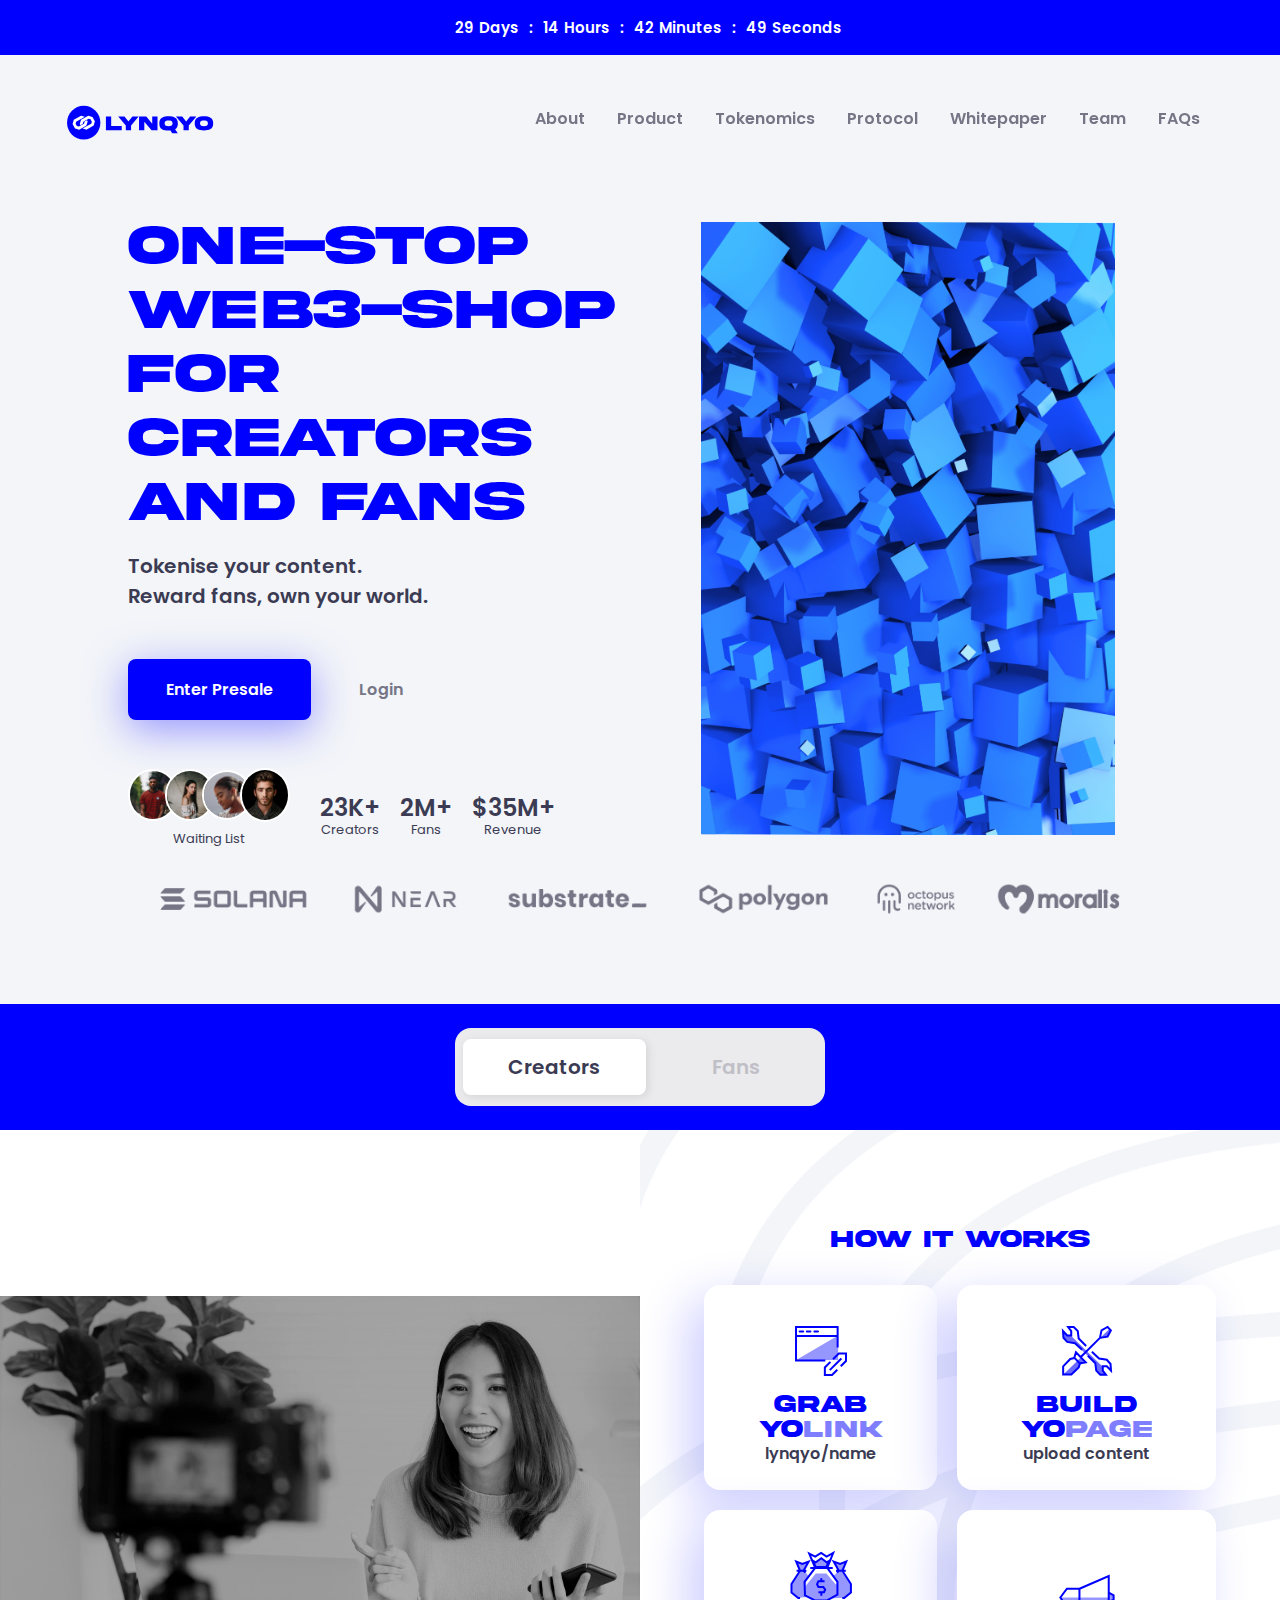
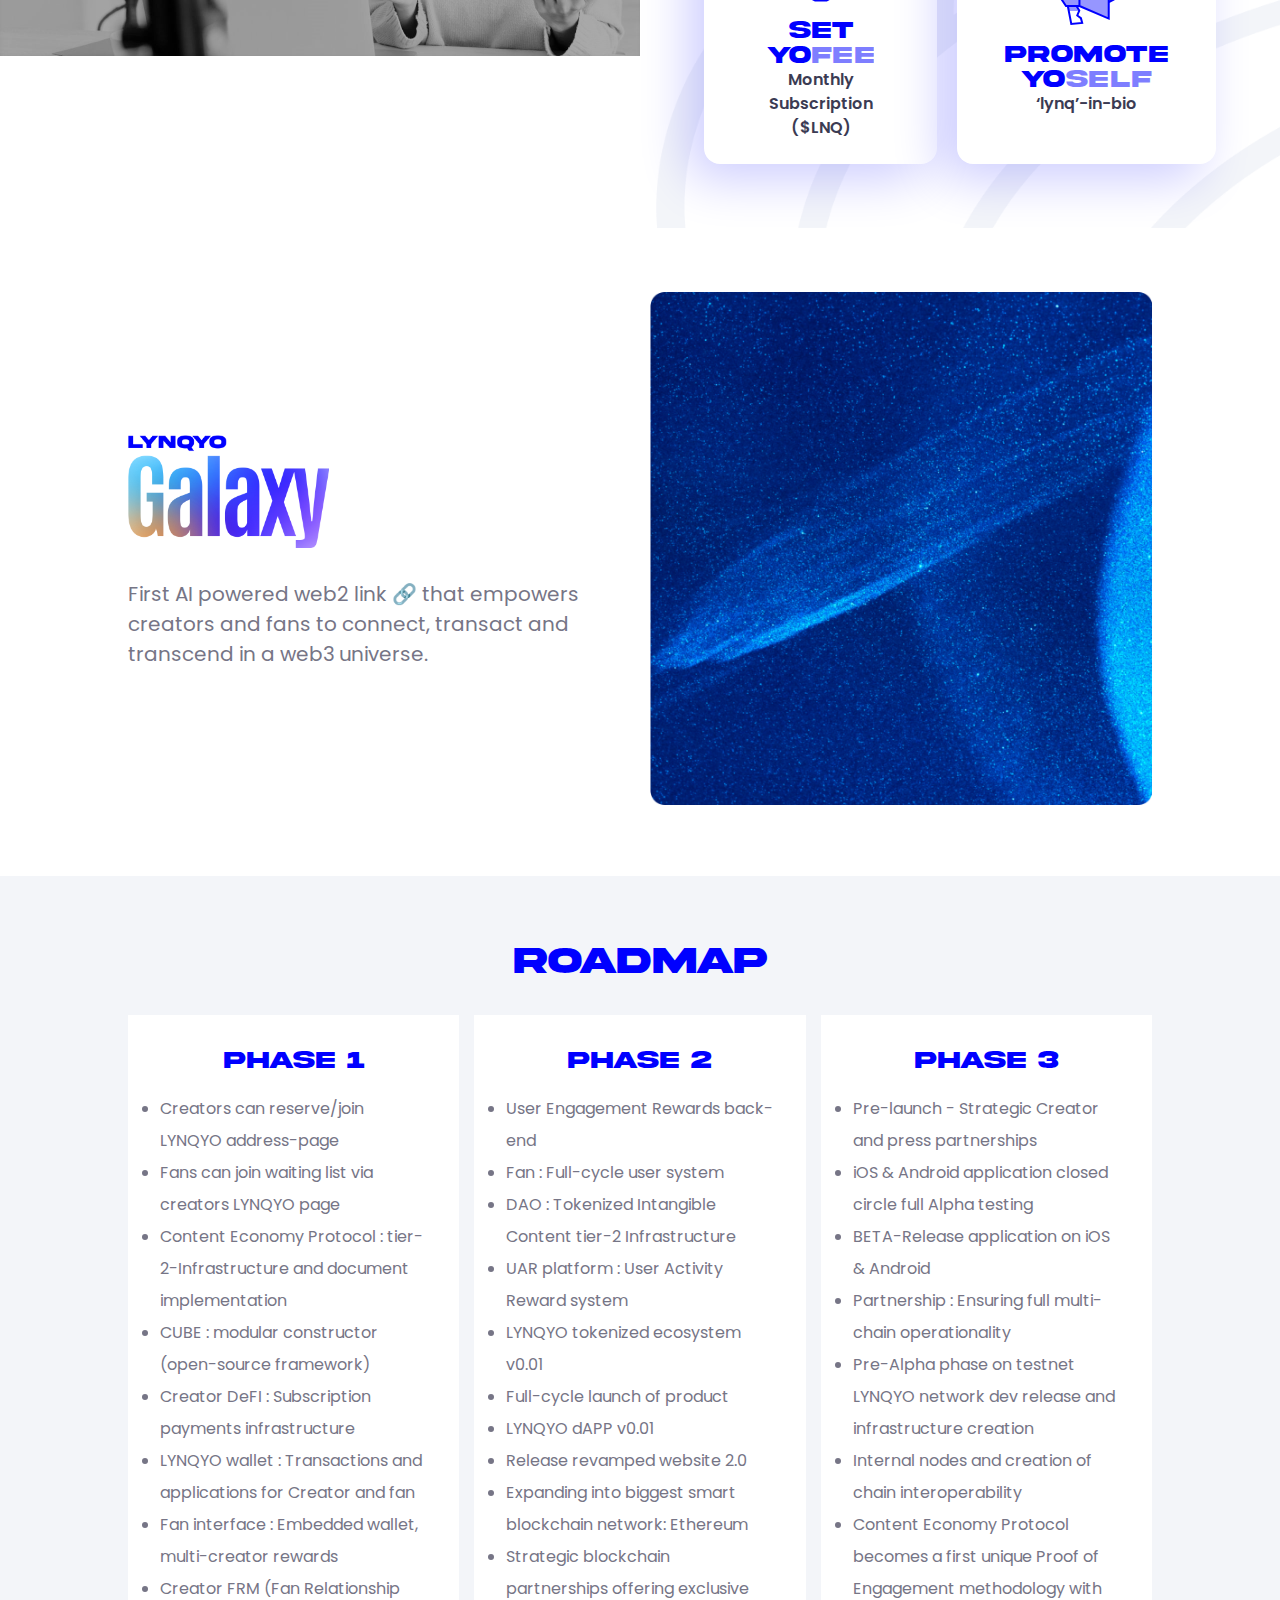
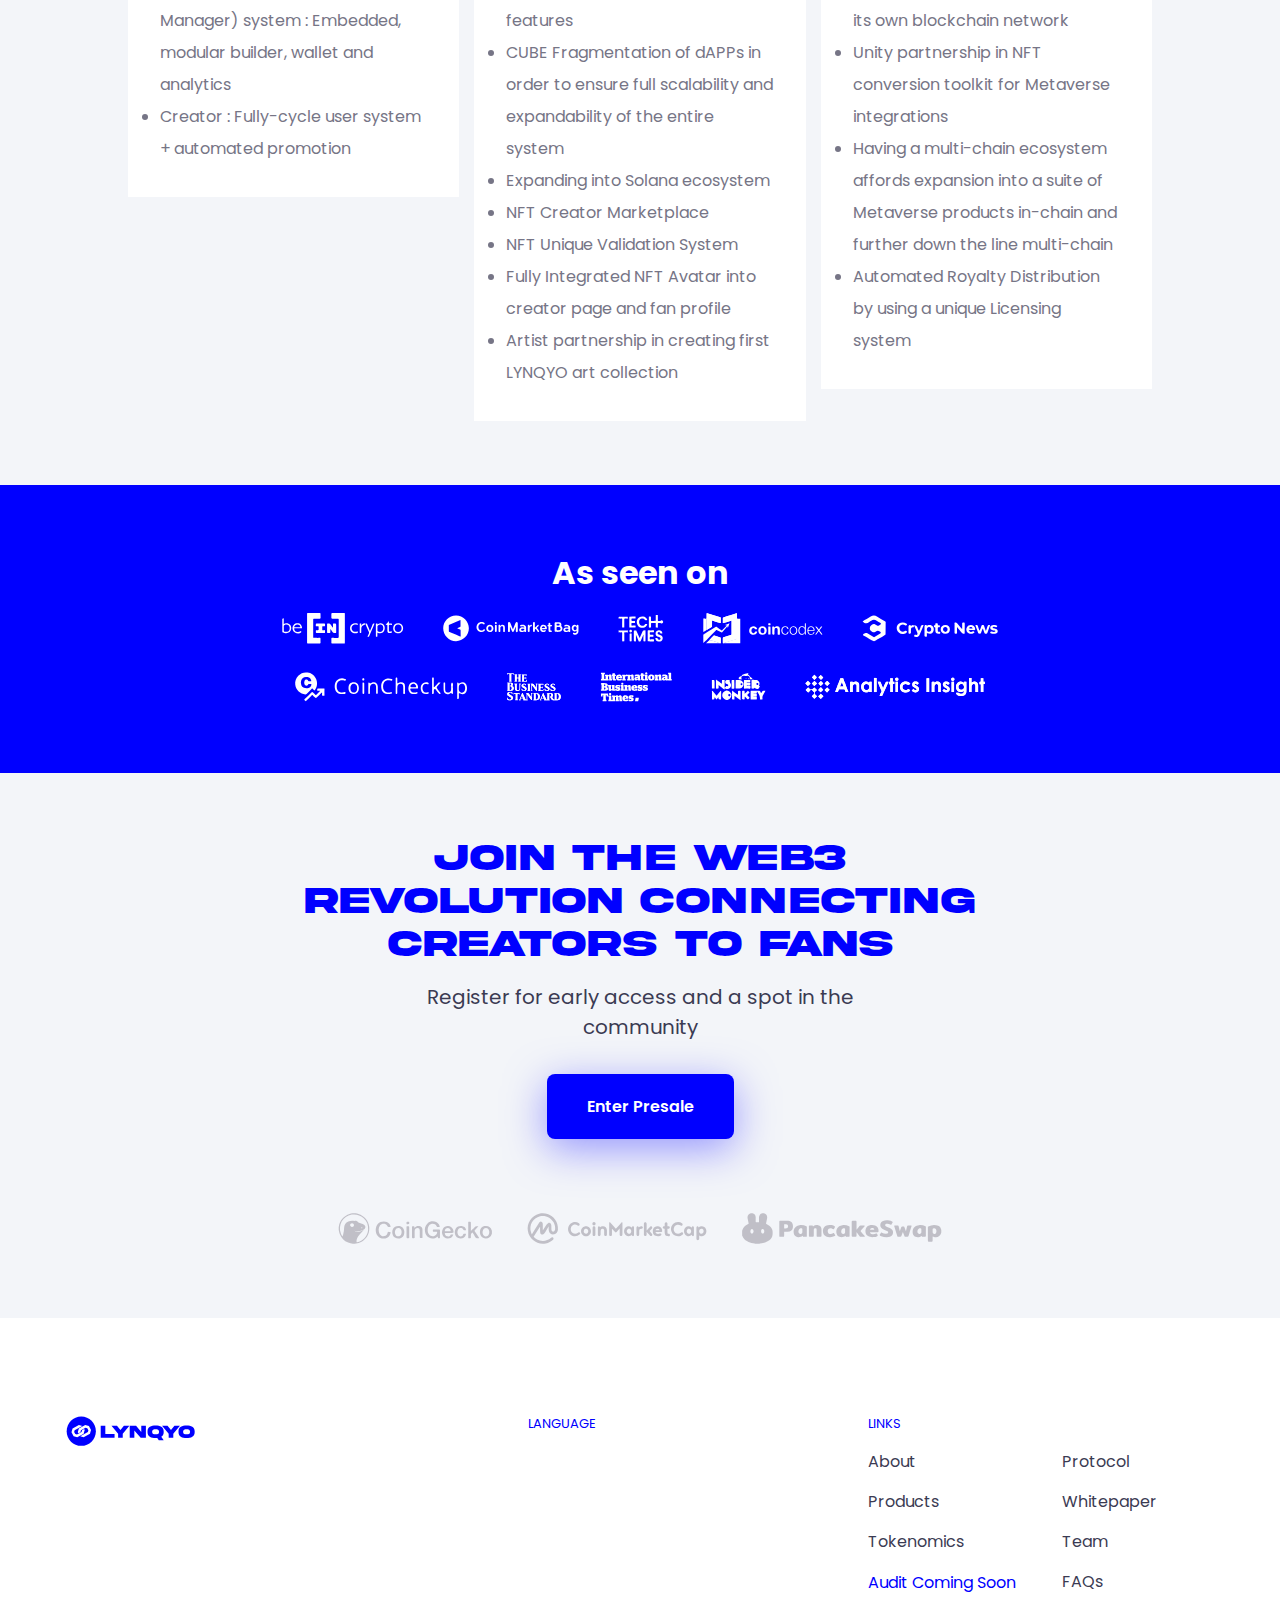
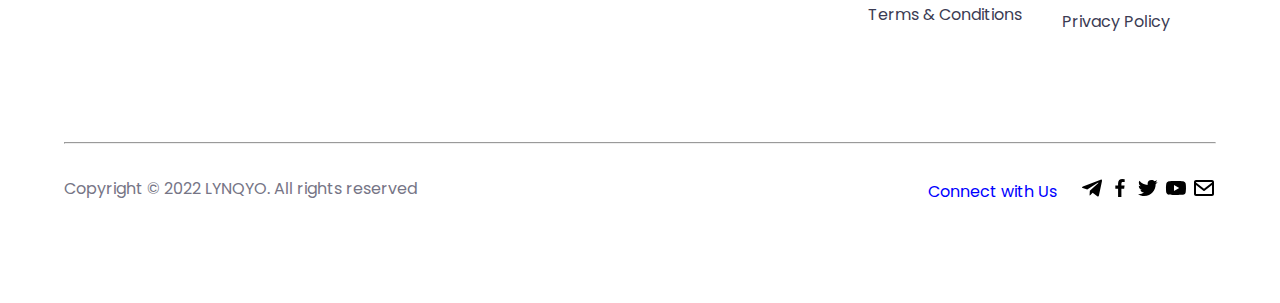
<file: index.html>
<!DOCTYPE html>
<html lang="en">
<head>
    <meta charset="UTF-8">
    <meta http-equiv="X-UA-Compatible" content="IE=edge">
    <meta name="viewport" content="width=device-width, initial-scale=1.0">
    <meta property="og:type" content="website" />
    <meta name="google-site-verification" content="4dKyzUXFbbQWDnjjNQeoxGCw-94xFbU4BQAR7L9oq0M" />
    <link
    <meta
      name="description"
      content="LYNQYO is the first AI powered web2 that empowers creators and fans to connect."
    />
    <meta
      name="og:title"
      content="LYNQYO Token | LYNQYO DeFi"
    />
    <meta
      property="og:description"
      content=" LYNQYO is the first AI powered web2 that empowers creators and fans to connect."
    />
    <meta property="og:url" content="http://www.google.com/search?q=" />
    <meta property="og:image" content="" />
    <meta property="og:site_name" content="LYNQYO" />
    <meta property="og:image" content="img/favicon" />
    <meta property="og:image:width" content="1023" />
    <meta property="og:image:height" content="672" />
    <meta property="og:image:alt" content="LYNQYO" />
    <meta
      name="twitter:description"
      content="LYNQYO is the first AI powered web2 that empowers creators and fans to connect."
    />
    <link rel="apple-touch-icon" href="img/favicon" />
    <link rel="stylesheet" href="styles/generalStyle.css">
    <link rel="stylesheet" href="styles/extrastyles.css">
    <link rel="stylesheet" href="styles/landingpage.css">
    <title>LYNQYO Token | LYNQYO DeFi</title>
    <link
        rel="icon"
        type="image/x-icon"
        href="img/favicon.png"
        alt="LYNQYO"
    />


</head>
<body>
    <div class="countdown">
        <div class="container flex">
            <h1></h1>
            <div class="timer">
                <div class="day">
                    <p class="days">29</p>
                    <p>Days</p>
                </div>
                <p>:</p>
                <div class="hrs">
                    <p class="hours">14</p>
                    <p>Hours</p>
                </div>
                <p>:</p>
                <div class="mins">
                    <p class="minutes">42</p>
                    <p>Minutes</p>
                </div>
                <p>:</p>
                <div class="sec">
                    <p class="secs">49</p>
                    <p>Seconds</p>
                </div>
            </div>
        </div>
    </div>

    <header>
        <nav>
            <div class="logo">
                <a href="index.html">
                    <img src="img/Logo.svg" alt="LYNQYO">
                </a>
            </div>

            <ul class="nav-links">
                <li><a href="about.html">About</a></li>
                <li><a href="product.html">Product</a></li>
                <li><a href="tokenomics.html">Tokenomics</a></li>
                <li><a href="protocol.html">Protocol</a></li>
                <li><a href="https://lynqyo.gitbook.io/lynqyo/project-explained/lynqyo-overview">Whitepaper</a></li>
                <li><a href="teams.html">Team</a></li>
                <li><a href="faqs.html">FAQs</a></li>
            </ul>

            <div class="burger">
                <div class="line-1 line"></div>
                <div class="line-2 line"></div>
                <div class="line-3 line"></div>
            </div>
        </nav>
    </header>

    <section class="showcase">
        <div class="container grid">
            <div class="showcase-text">
                <h1 class="heading">ONE-stop web3-shop for creators and fans</h1>
                <p>Tokenise your content. <br> Reward fans, own your world.</p>

                <div class="cta">
                    <button class="btn">
                        <a href="http://buy.lynqyo.com/register">Enter Presale</a>
                    </button>
                    <button class="btn-1">
                        <a href="http://buy.lynqyo.com/login">Login</a>
                    </button>
                </div>

                <div class="info">
                    <div class="waiting-list">
                       <div class="wating-list grid">
                            <img src="img/avatar1.jpg" alt="" class="avatar-1">
                            <img src="img/avatar2.jpg" alt="" class="avatar-2">
                            <img src="img/avatar3.jpg" alt="" class="avatar-3">
                            <img src="img/avatar4.jpg" alt="" class="avatar-4">
                       </div>
                       <p>Waiting List</p>
                    </div>

                    <div class="details">
                        <div class="creators">
                            <h1>23K+</h1>
                            <p>Creators</p>
                        </div>

                        <div class="fans">
                            <h1>2M+</h1>
                            <p>Fans</p>
                        </div>

                        <div class="revenue">
                            <h1>$35M+</h1>
                            <p>Revenue</p>
                        </div>
                    </div>
                </div>
            </div>

            <div class="showcase-img">
                <img src="img/home-img.jpg" alt="" class="img-1">
                <img src="img/showcase2.jpg" alt="" class="img-2">
            </div>
        </div>
        <div class="networks">
            <img src="img/networks.png" alt="">
        </div>
    </section>

    <section class="tabbed-section">
        <div class="tab-btn">
            <ul class="tabs">
                <li data-tab-target="#tab-1" class="active tab">Creators</li>
                <li data-tab-target="#tab-2" class="tab">Fans</li>
            </ul>
        </div>
        
        <div class="tab-content">
            <div id="tab-1" data-tab-content class="active">
               <div class="content">
                    <div class="content-img">
                        <img src="img/creators-img.jpeg" alt="" class="dk-img" >
                        <img src="img/creators-img.jpeg" alt="" class="mb-img">
                    </div>

                    <div class="content-text">
                        <h1>How it Works</h1>

                        <div class="cards">
                            <div class="card">
                                <img src="img/yolink.svg" alt="">
                                <h2>GRAB <h2>YO<span>link</span></h2></h2>
                                <p>lynqyo/name</p>
                            </div>
                            <div class="card">
                                <img src="img/build.svg" alt="">
                                <h2>build <h2>yo<span>page</span></h2></h2>
                                <p>upload content</p>
                            </div>
                            <div class="card">
                                <img src="img/set.svg" alt="">
                                <h2>SET <h2>YO<span>FEE</span></h2></h2>
                                <p>Monthly Subscription ($LNQ)</p>
                            </div>
                            <div class="card">
                                <img src="img/promote.svg" alt="">
                                <h2>PROMOTE <h2>YO<span>self</span></h2></h2>
                                <p>‘lynq’-in-bio</p>
                            </div>
                        </div>
                    </div>
               </div>
            </div>
            <div id="tab-2" data-tab-content>
                <div class="content">
                    <div class="content-img">
                        <img src="img/fans-img.jpeg" alt="" class="dk-img">
                        <img src="img/fans-img.jpeg" alt="" class="mb-img">
                    </div>

                    <div class="content-text">
                        <h1>How it Works</h1>

                        <div class="cards">
                            <div class="card">
                                <img src="img/link.svg" alt="">
                                <h2>Link <h2>Yo<span>Wallet</span></h2></h2>
                                <p>via creator</p>
                            </div>
                            <div class="card">
                                <img src="img/buy.svg" alt="">
                                <h2>Buy <h2>yo<span>access</span></h2></h2>
                                <p>$LNQ tokens   </p>
                            </div>
                            <div class="card">
                                <img src="img/pick.svg" alt="">
                                <h2>Pick <h2>YO<span>plan</span></h2></h2>
                                <p>monthly subscription</p>
                            </div>
                            <div class="card">
                                <img src="img/enjoy.svg" alt="">
                                <h2>Enjoy <h2>YO<span>self</h2></span></h2>
                                <p>ooooh nice</p>
                            </div>
                        </div>
                    </div>
               </div>
            </div>
        </div>
    </section>

    <section class="galaxy">
        <div class="container grid">
            <div class="galaxy-text">
                <img src="img/Lynqyo Galaxy.png" alt="">
                <p>
                    First AI powered web2 link 🔗 that empowers 
                    creators and fans to connect, transact 
                    and transcend in a web3 universe.
                </p>
            </div>

            <div class="galaxy-img">
                <img src="img/Desktop Galaxy .png" alt="">
            </div>
        </div>
    </section>

    <section class="roadmap">
        <div class="container">
            <h1>Roadmap</h1>
            <div class="phase-grid">
                <div class="phase">
                    <h2>Phase 1</h2>
                    <ul>
                        <li>Creators can reserve/join LYNQYO address-page</li>
                        <li>Fans can join waiting list via creators LYNQYO page</li>
                        <li>Content Economy Protocol : tier-2-Infrastructure and document implementation</li>
                        <li>CUBE : modular constructor (open-source framework)</li>
                        <li>Creator DeFI : Subscription payments infrastructure</li>
                        <li>LYNQYO wallet : Transactions and applications for Creator and fan</li>
                        <li>Fan interface : Embedded wallet, multi-creator rewards</li>
                        <li>Creator FRM (Fan Relationship Manager) system : Embedded, modular builder, wallet and analytics</li>
                        <li>Creator : Fully-cycle user system + automated promotion</li>
                    </ul>
                </div>
                <div class="phase">
                    <h2>Phase 2</h2>
                    <ul>
                        <li>User Engagement Rewards back-end</li>
                        <li>Fan : Full-cycle user system</li>
                        <li>DAO : Tokenized Intangible Content tier-2 Infrastructure</li>
                        <li>UAR platform : User Activity Reward system</li>
                        <li>LYNQYO tokenized ecosystem v0.01</li>
                        <li>Full-cycle launch of product</li>
                        <li>LYNQYO dAPP v0.01</li>
                        <li>Release revamped website 2.0</li>
                        <li>Expanding into biggest smart blockchain network: Ethereum</li>
                        <li>Strategic blockchain partnerships offering exclusive features</li>
                        <li>CUBE Fragmentation of dAPPs in order to ensure full scalability and expandability of the entire system</li>
                        <li>Expanding into Solana ecosystem</li>
                        <li>NFT Creator Marketplace</li>
                        <li>NFT Unique Validation System</li>
                        <li>Fully Integrated NFT Avatar into creator page and fan profile</li>
                        <li>Artist partnership in creating first LYNQYO art collection</li>
                    </ul>
                </div>
                <div class="phase">
                    <h2>Phase 3</h2>
                    <ul>
                        <li>Pre-launch - Strategic Creator and press partnerships</li>
                        <li>iOS & Android application closed circle full Alpha testing</li>
                        <li>BETA-Release application on iOS & Android</li>
                        <li>Partnership : Ensuring full multi-chain operationality</li>
                        <li>Pre-Alpha phase on testnet LYNQYO network dev release and infrastructure creation</li>
                        <li>Internal nodes and creation of chain interoperability</li>
                        <li>Content Economy Protocol becomes a first unique Proof of Engagement methodology with its own blockchain network</li>
                        <li>Unity partnership in NFT conversion toolkit for Metaverse integrations</li>
                        <li>Having a multi-chain ecosystem affords  expansion into a suite of Metaverse products in-chain and further down the line multi-chain</li>
                        <li>Automated Royalty Distribution by using a unique Licensing system</li>
                    </ul>
                </div>
            </div>
        </div>
    </section>


    <section class="as-seen-on">
        <div class="container">
            <h1>As seen on</h1>
            <img src="img/as-seen-on.svg" alt="" class="img-1">
            <img src="img/Frame 81.svg" alt="" class="img-2">
        </div>
    </section>

    <section class="web3">
        <div class="container flex">
            <h1>
                Join the web3 Revolution connecting creators to fans
            </h1>
            <p>
                Register for early access and a spot in the community
            </p>
  
            <button class="btn">
                <a href="http://buy.lynqyo.com/register">Enter Presale</a>
            </button>
  
            <img src="img/web3-img.svg" alt="" class="img-1">
            <img src="img/mb-creators-img.svg" alt="" class="img-2">
        </div>
    </section>

    <footer>
        <div class="footer-container grid">
          <div class="row-1">
            <div class="footer-logo">
              <a href="index.html">
                <img src="img/Logo.svg" alt="LYNQYO" />
              </a>
            </div>
            <div class="language">
              <h1>LANGUAGE</h1>
              <div id="google_translate_element"></div>
            </div>
            <div class="links">
              <h1>LINKS</h1>
              <ul class="footer-links">
                <div class="link-1">
                  <li><a href="about.html">About</a></li>
                  <li><a href="product.html">Products</a></li>
                  <li><a href="tokenomics.html">Tokenomics</a></li>
                  <p>Audit Coming Soon</p>
                  <li class="tc" style="line-height: 1;"><a href="Lynqyo Terms of Use.docx">Terms & Conditions</a></li>
                </div>
                <div class="link-2">
                  <li><a href="protocol.html">Protocol</a></li>
                  <li><a href="https://lynqyo.gitbook.io/lynqyo/project-explained/lynqyo-overview">Whitepaper</a></li>
                  <li><a href="teams.html">Team</a></li>
                  <li><a href="faqs.html">FAQs</a></li>
                  <li><a href="Lynqyo Privacy Policy & Cookies Policy.docx">Privacy Policy</a></li>
                </div>            
              </ul>
            </div>
          </div>
  
          <div class="row-2">
            <hr />
            <div class="row-2-container">
              <div class="copyright">
                <h4>
                    Copyright © 2022 LYNQYO. All rights reserved
                </h4>
              </div>
              <div class="socials">
                <h3>Connect with Us</h3>
                <div class="imgs">
                  <a href=" https://t.me/LynqYO"> <img src="img/bxl-telegram.svg" alt="Telegram" class="js-telegram"/></a>
                  <a href="#"><img src="img/bxl-facebook.svg" alt="Facebook" /></a>
                  <a href="https://twitter.com/LynqYo"><img src="img/bxl-twitter.svg" alt="Twitter" class="js-twitter" /></a>
                  <a href="#"><img src="img/bxl-youtube.svg" alt="Youtube" /></a>
                  <a href="mailto: press@lynqyo.com "><img src="img/bx-envelope.svg" alt="Email"></a>
              </div>
              </div>
            </div>
          </div>
        </div>
    </footer>


    <script src="main.js"></script>
</body>
</html>
</file>
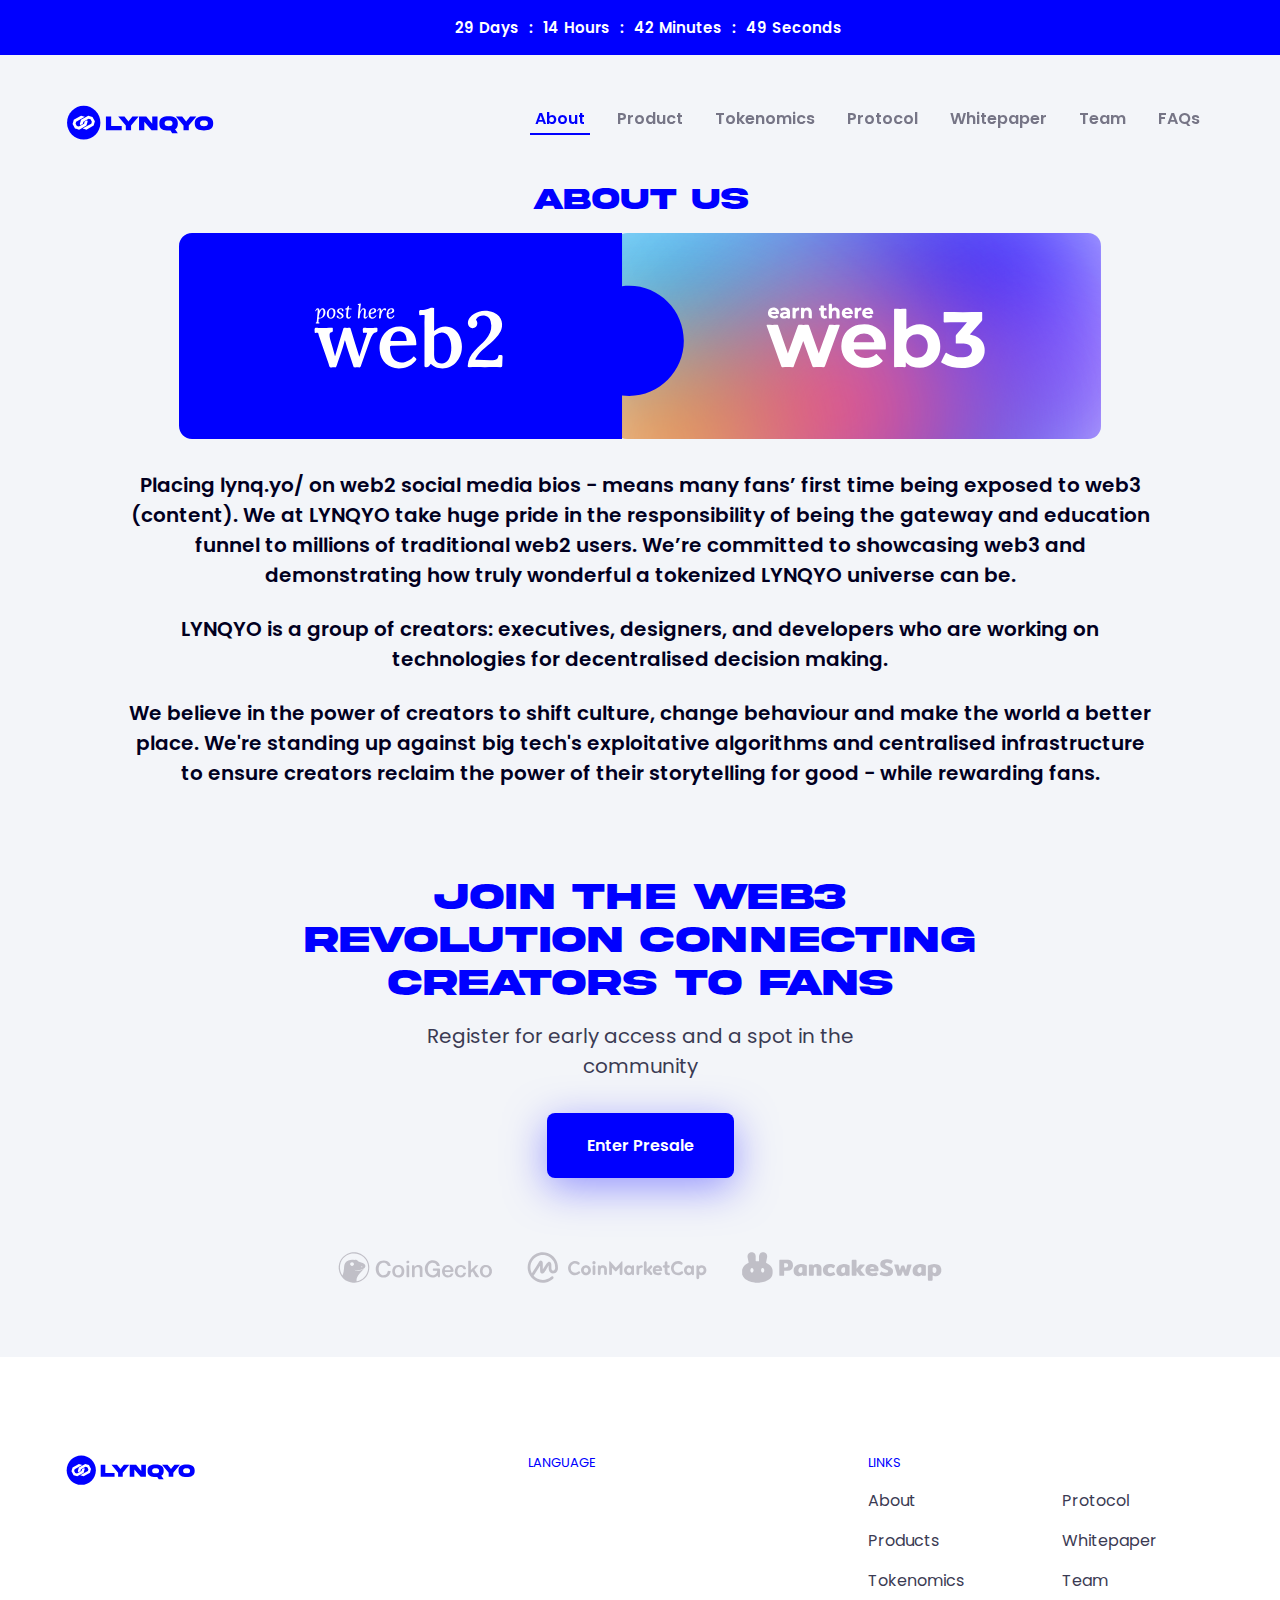
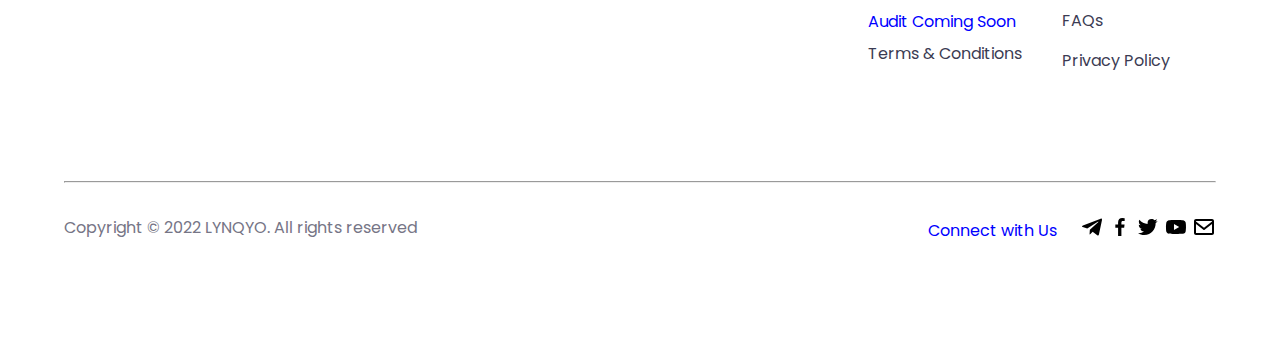
<file: about.html>
<!DOCTYPE html>
<html lang="en">
  <head>
    <meta charset="UTF-8" />
    <meta http-equiv="X-UA-Compatible" content="IE=edge" />
    <meta name="viewport" content="width=device-width, initial-scale=1.0" />
    <meta property="og:type" content="website" />
    <meta
      name="description"
      content="Placing lynq.yo/ on web2 social media bios - means many fans’ first time being exposed to web3 (content). 
            We at LYNQYO take huge pride in the responsibility of being the gateway and education funnel to millions of 
            traditional web2 users. We’re committed to showcasing web3 and demonstrating how truly wonderful a tokenized 
            LYNQYO universe can be."
    />
    <meta
      name="og:title"
      content="LYNQYO &#8211; LYNQYO is a group of creators: executives, designers, and developers who are working on technologies for 
    decentralised decision making."
    />
    <meta
      property="og:description"
      content="  We believe in the power of creators to shift culture, change behaviour and make the world a better place. 
    We're standing up against big tech's exploitative algorithms and centralised infrastructure to ensure 
    creators reclaim the power of their storytelling for good - while rewarding fans."
    />
    <link rel="stylesheet" href="styles/generalStyle.css" />
    <link rel="stylesheet" href="styles/aboutpages.css" />
    <title>LYNQYO | About Us</title>
    <link rel="icon" type="image/x-icon" href="img/favicon.png" alt="LYNQYO" />
  </head>
  <body>
    <div class="countdown">
      <div class="container flex">
        <h1></h1>
        <div class="timer">
          <div class="day">
            <p class="days">29</p>
            <p>Days</p>
          </div>
          <p>:</p>
          <div class="hrs">
            <p class="hours">14</p>
            <p>Hours</p>
          </div>
          <p>:</p>
          <div class="mins">
            <p class="minutes">42</p>
            <p>Minutes</p>
          </div>
          <p>:</p>
          <div class="sec">
            <p class="secs">49</p>
            <p>Seconds</p>
          </div>
        </div>
      </div>
    </div>

    <header>
      <nav>
        <div class="logo">
          <a href="index.html">
            <img src="img/Logo.svg" alt="LYNQYO" />
          </a>
        </div>

        <ul class="nav-links">
          <li><a href="about.html" class="about">About</a></li>
          <li><a href="product.html">Product</a></li>
          <li><a href="tokenomics.html">Tokenomics</a></li>
          <li><a href="protocol.html">Protocol</a></li>
          <li>
            <a
              href="https://lynqyo.gitbook.io/lynqyo/project-explained/lynqyo-overview"
              >Whitepaper</a
            >
          </li>
          <li><a href="teams.html">Team</a></li>
          <li><a href="faqs.html">FAQs</a></li>
        </ul>

        <div class="burger">
          <div class="line-1 line"></div>
          <div class="line-2 line"></div>
          <div class="line-3 line"></div>
        </div>
      </nav>
    </header>

    <section class="about-us">
      <div class="container">
        <h1>About Us</h1>
        <img src="img/Web2Web3.svg" alt="" />
        <p>
          Placing lynq.yo/ on web2 social media bios - means many fans’ first
          time being exposed to web3 (content). We at LYNQYO take huge pride in
          the responsibility of being the gateway and education funnel to
          millions of traditional web2 users. We’re committed to showcasing web3
          and demonstrating how truly wonderful a tokenized LYNQYO universe can
          be.
        </p>

        <p>
          LYNQYO is a group of creators: executives, designers, and developers
          who are working on technologies for decentralised decision making.
        </p>

        <p>
          We believe in the power of creators to shift culture, change behaviour
          and make the world a better place. We're standing up against big
          tech's exploitative algorithms and centralised infrastructure to
          ensure creators reclaim the power of their storytelling for good -
          while rewarding fans.
        </p>
      </div>
    </section>

    <section class="web3">
      <div class="container flex">
        <h1>Join the web3 Revolution connecting creators to fans</h1>
        <p>Register for early access and a spot in the community</p>

        <a href="http://buy.lynqyo.com/register">
          <button class="btn">Enter Presale</button>
        </a>

        <img src="img/web3-img.svg" alt="" class="img-1" />
        <img src="img/mb-creators-img.svg" alt="" class="img-2" />
      </div>
    </section>

    <footer>
      <div class="footer-container grid">
        <div class="row-1">
          <div class="footer-logo">
            <a href="index.html">
              <img src="img/Logo.svg" alt="LYNQYO" />
            </a>
          </div>
          <div class="language">
            <h1>LANGUAGE</h1>
            <div id="google_translate_element"></div>
          </div>
          <div class="links">
            <h1>LINKS</h1>
            <ul class="footer-links">
              <div class="link-1">
                <li><a href="about.html">About</a></li>
                <li><a href="product.html">Products</a></li>
                <li><a href="tokenomics.html">Tokenomics</a></li>
                <p>Audit Coming Soon</p>
                <li class="tc" style="line-height: 1">
                  <a href="Lynqyo Terms of Use.docx">Terms & Conditions</a>
                </li>
              </div>
              <div class="link-2">
                <li><a href="protocol.html">Protocol</a></li>
                <li>
                  <a
                    href="https://lynqyo.gitbook.io/lynqyo/project-explained/lynqyo-overview"
                    >Whitepaper</a
                  >
                </li>
                <li><a href="teams.html">Team</a></li>
                <li><a href="faqs.html">FAQs</a></li>
                <li>
                  <a href="Lynqyo Privacy Policy & Cookies Policy.docx"
                    >Privacy Policy</a
                  >
                </li>
              </div>
            </ul>
          </div>
        </div>

        <div class="row-2">
          <hr />
          <div class="row-2-container">
            <div class="copyright">
              <h4>Copyright © 2022 LYNQYO. All rights reserved</h4>
            </div>
            <div class="socials">
              <h3>Connect with Us</h3>
              <div class="imgs">
                <a href=" https://t.me/LynqYO">
                  <img
                    src="img/bxl-telegram.svg"
                    alt="Telegram"
                    class="js-telegram"
                /></a>
                <a href="#"
                  ><img src="img/bxl-facebook.svg" alt="Facebook"
                /></a>
                <a href="https://twitter.com/LynqYo"
                  ><img
                    src="img/bxl-twitter.svg"
                    alt="Twitter"
                    class="js-twitter"
                /></a>
                <a href="#"><img src="img/bxl-youtube.svg" alt="Youtube" /></a>
                <a href="mailto: press@lynqyo.com "
                  ><img src="img/bx-envelope.svg" alt="Email"
                /></a>
              </div>
            </div>
          </div>
        </div>
      </div>
    </footer>
    <script src="main.js"></script>
  </body>
</html>
</file>
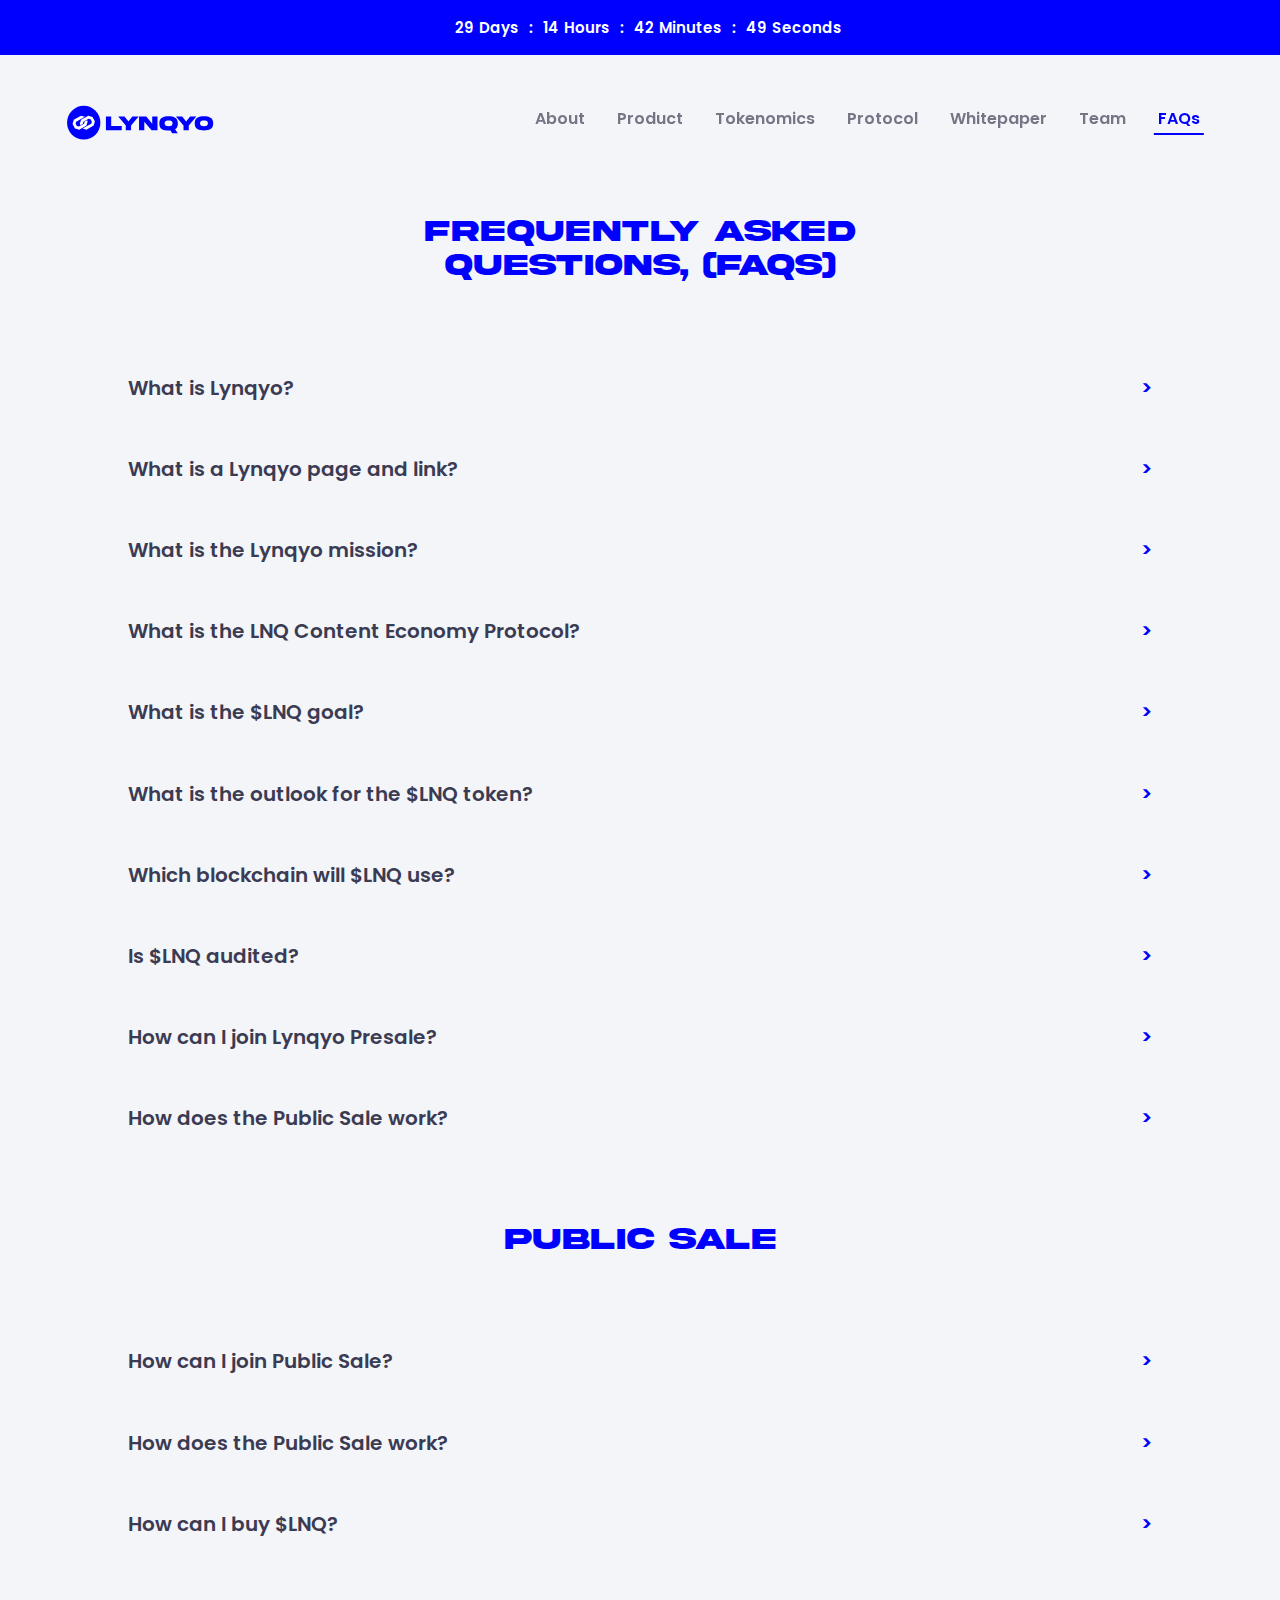
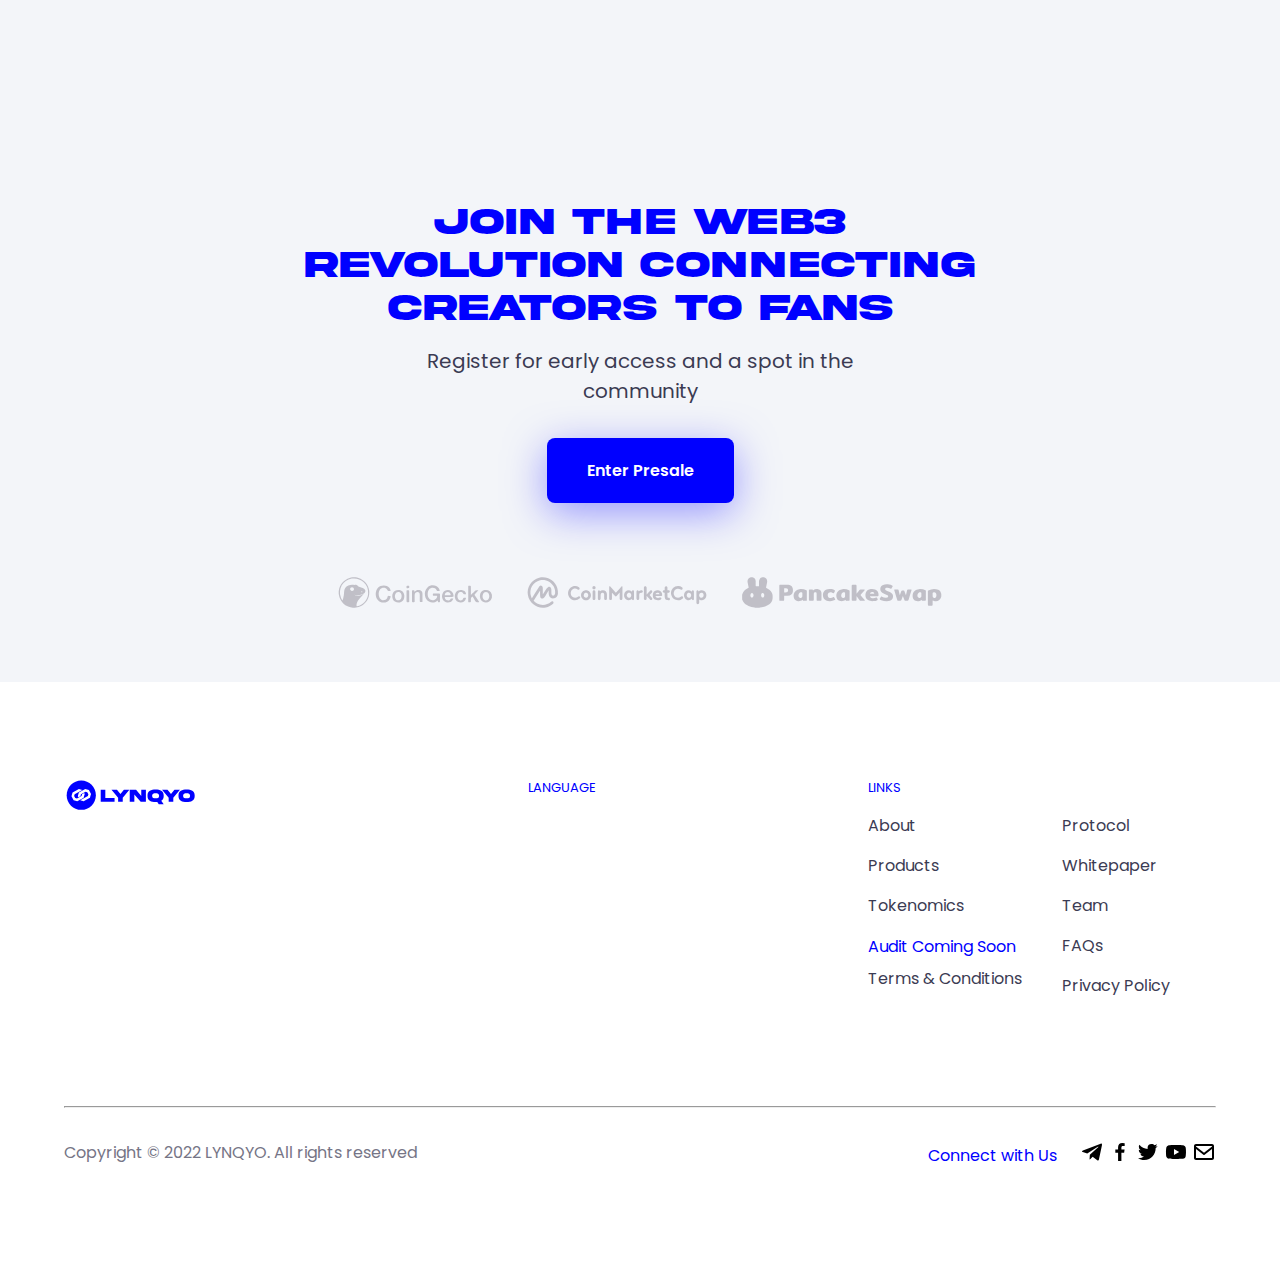
<file: faqs.html>
<!DOCTYPE html>
<html lang="en">
<head>
    <meta charset="UTF-8">
    <meta http-equiv="X-UA-Compatible" content="IE=edge">
    <meta name="viewport" content="width=device-width, initial-scale=1.0">
    <meta property="og:type" content="website" />
    <meta name="description" content="Frequently Asked Questions" />
    <meta name="og:title" content="LYNQYO &#8211; Frequently Asked Questions" />
    <meta property="og:description" content=" Frequently Asked Questions" />
    <link rel="stylesheet" href="styles/generalStyle.css">
    <link rel="stylesheet" href="styles/faqpage.css">
    <title>LYNQYO | FAQs</title>
    <link
      rel="icon"
      type="image/x-icon"
      href="img/favicon.png"
      alt="LYNQYO"
    />     
</head>
<body>
    <div class="countdown">
      <div class="container flex">
          <h1></h1>
          <div class="timer">
              <div class="day">
                  <p class="days">29</p>
                  <p>Days</p>
              </div>
              <p>:</p>
              <div class="hrs">
                  <p class="hours">14</p>
                  <p>Hours</p>
              </div>
              <p>:</p>
              <div class="mins">
                  <p class="minutes">42</p>
                  <p>Minutes</p>
              </div>
              <p>:</p>
              <div class="sec">
                  <p class="secs">49</p>
                  <p>Seconds</p>
              </div>
          </div>
      </div>
    </div>

    <header>
      <nav>
        <div class="logo">
            <a href="index.html">
              <img src="img/Logo.svg" alt="LYNQYO">
            </a>
        </div>

          <ul class="nav-links">
              <li><a href="about.html">About</a></li>
              <li><a href="product.html">Product</a></li>
              <li><a href="tokenomics.html">Tokenomics</a></li>
              <li><a href="protocol.html">Protocol</a></li>
              <li><a href="https://lynqyo.gitbook.io/lynqyo/project-explained/lynqyo-overview">Whitepaper</a></li>
              <li><a href="teams.html">Team</a></li>
              <li><a href="faqs.html" class="faq">FAQs</a></li>
          </ul>

          <div class="burger">
              <div class="line-1 line"></div>
              <div class="line-2 line"></div>
              <div class="line-3 line"></div>
          </div>
      </nav>
    </header>
    
    <section class="faqs">
        <div class="container">
            <h1>frequently asked questions, (faQs)</h1>
        </div>

        <main class="card">
            <div class="acc-container">
              <button class="acc-btn">What is Lynqyo?</button>
              <div class="acc-content">
                <p>
                    The World’s First dual reward web3 commercial ecosystem 
                    for creators and fans, deployed by AI powered links otherwise
                    known as a Lynqyo’s. Fundamentally empowering both fan and creator 
                    to be rewarded for connecting, engaging, and transacting via the creators’ 
                    content all within the Lynqyo ecosystem. 
                </p>
              </div>
          
              <button class="acc-btn">
                What is a Lynqyo page and link?
              </button>
              <div class="acc-content">
                <p>
                    The place where creators and fans connect. Owned, and managed by the Creator. 
                    Content is uploaded and fans subscribe using $LNQ token. The initial gateway to 
                    the creators Lynqyo page is via the creators’ link – lynq.yo/creator [EXAMPLE] –
                    which is usually found within social media bios. 
                </p>
              </div>
          
              <button class="acc-btn">
                What is the Lynqyo mission?
              </button>
              <div class="acc-content">
                <p>
                    We believe in the power of creators to shift culture, change behaviour, 
                    and make the world a better place. We're standing up against big tech's 
                    exploitative algorithms and centralised infrastructure to ensure creators 
                    reclaim the power of their storytelling for good - while rewarding fans. 
                    We at Lynqyo take huge pride in the responsibility of being the gateway 
                    and education funnel to potentially millions of traditional web2 users. 
                    We’re committed to showcasing web3 and demonstrating how truly wonderful 
                    a tokenized Lynqyo universe can be. 
                </p>
              </div>
          
              <button class="acc-btn">
                What is the LNQ Content Economy Protocol?
              </button>
              <div class="acc-content">
                <p>
                    The Content Economy Protocol is the first decentralized protocol 
                    that enables the discovery, evaluation, licensing, and exchange of 
                    non-physical content. It is designed specifically for digital-content 
                    tokenization (automated royalties, fan gifting), governance (via micro-DAOs), 
                    and liquidity (via DeFi instruments i.e., subscription payments and lending).
                </p>
              </div>
          
              <button class="acc-btn">
                What is the $LNQ goal? 
              </button>
              <div class="acc-content">
                <p>
                    To facilitate and harness a tokenized ecosystem that unlocks creator value
                    - centralises fans and decentralises revenue while monetising content with 
                    built-in tokenized incentives. $LNQ is a multi-chain native cryptocurrency 
                    in the LNQ network that serves as the main governance token and reward for fans, 
                    subscription payments, lending and other DeFi applications, which are managed and 
                    branded as project-owned products.
                </p>
              </div>
          
              <button class="acc-btn">
                What is the outlook for the $LNQ token? 
              </button>
              <div class="acc-content">
                <p>
                    Upon completion of the Public Sale, we expect and significant uptick in price as we begin to fulfil 
                    our liquidity pipeline: Waiting list of creators and fans transacting on the Lynqyo ecosystem. <br><br>
                    The strategic goal: We’re building Lynqyo to be the universal token of choice for decentralised marketplaces. 
                    We believe the first step towards that goal is to build a solid foundation of shipping an easy-to-use, 
                    content-first ecosystem. <br><br>
                    Underpinned by the Lynqyo Content Economy protocol the foundational objective is to become token of 
                    choice for web3 projects that aim to deploy marketplaces but lack the infrastructure, Protocol, 
                    linked-blockchain, back-end ecosystem and front-end transactional marketplace. <br><br>
                    This coupled with the demand and education around decentralised web3 marketplaces and ‘community flight’ 
                    from conventional centralised platforms gives confidence that those that support and invest in the primacy 
                    of Lynqyo are yielding not only short but long-term returns.     
                </p>
              </div>
          
              <button class="acc-btn">
                Which blockchain will $LNQ use?
              </button>
              <div class="acc-content">
                <p>
                    $LNQ token will be in both the Binance Smart Chain (BSC) and the Ethereum (ETH).
                    A bridge will be deployed to connect the two chains.
                </p>
              </div>
          
              <button class="acc-btn">
                Is $LNQ audited?
              </button>
              <div class="acc-content">
                <p>
                  LNQ is in the process of being audited by Solidity Finance, we will update our website and communication channels as and when we have certification.
                </p>
              </div>

              <button class="acc-btn">
                How can I join Lynqyo Presale? 
              </button>
              <div class="acc-content">
                <p>
                    The $LNQ Public Sale has started on 30th June 2022, and it's entirely conducted on the Lynqyo platform. 
                    To participate you need to create a Lynqyo account, which you could do quickly <a href="">here</a>.
                </p>
              </div>

              <button class="acc-btn">
                How does the Public Sale work? 
              </button>
              <div class="acc-content">
                <p>
                    $LNQ Public Sale is conducted in 3 phases. With each next phase, tokens are available for a higher price. 
                    The price from phase to phase will increase. So, the earliest buyers will reap the larger savings. 
                </p>
              </div>

              <!-- <button class="acc-btn">
                How can I buy $LNQ? 
              </button>
              <div class="acc-content">
                <p>
                   <p>
                        You will be provided with 2 payment methods to purchase $LNQ tokens so you can choose the most appropriate way for you.
                   </p>
 
                   <p> 
                        In any case, you do not need to create additional accounts. You just simply should be logged in on the Lynqyo website.
                    </p>
                     
                    <ol>
                        <li>
                            Via COINBASE: Here you will be able to make payments with 6 cryptocurrencies: BTC, ETH, LTC, BCH, DAI, or USDC.
                            You could do it using your Metamask Wallet, Coinbase Wallet, or by making a direct transfer to the displayed address.
                             
                       <li> 
                            Via CRYPTO: This method allows you to buy $LNQ tokens for a variety of cryptocurrencies, including those known for their low transaction costs. After selecting the currency, you will be shown the appropriate address where you should transfer funds to complete your purchase.
                            The following cryptocurrencies will be available: BTC, ETH, BNB, SOL, LUNA, LTC TRX, MATIC, USDT (ERC20, TRC20, BSC), USDC, BUSD, UST.
                        </li>
                    </ol>
                </p>
              </div> -->
          
            </div>
          </main>
    </section>

    <section class="public-faqs">
        <div class="container">
            <h1>Public sale</h1>
        </div>

        <main class="card">
            <div class="acc-container">
                <button class="acc-btn">
                    How can I join Public Sale? 
                  </button>
                  <div class="acc-content">
                    <p>
                        The $LNQ Public Sale has started on 30th June 2022, and it's entirely conducted on the Lynqyo platform. 
                        To participate you need to create a Lynqyo account, which you could do quickly <a href="">here</a>.
                    </p>
                  </div>
    
                  <button class="acc-btn">
                    How does the Public Sale work? 
                  </button>
                  <div class="acc-content">
                    <p>
                        $LNQ Public Sale is conducted in 3 phases. With each next phase, tokens are available for a higher price. 
                        The price from phase to phase will increase. So, the earliest buyers will reap the larger savings. 
                    </p>
                  </div>
    
                  <button class="acc-btn">
                    How can I buy $LNQ? 
                  </button>
                  <div class="acc-content">
                    <p>
                       <p>
                            You will be provided with 2 payment methods to purchase $LNQ tokens so you can choose the most appropriate way for you.
                       </p>
     
                       <p> 
                            In any case, you do not need to create additional accounts. You just simply should be logged in on the Lynqyo website.
                        </p>
                         
                        <ol>
                            <li>
                                Via COINBASE: Here you will be able to make payments with 6 cryptocurrencies: BTC, ETH, LTC, BCH, DAI, or USDC.
                                You could do it using your Metamask Wallet, Coinbase Wallet, or by making a direct transfer to the displayed address.
                                 
                           <li> 
                                Via CRYPTO: This method allows you to buy $LNQ tokens for a variety of cryptocurrencies, including those known for their low transaction costs. After selecting the currency, you will be shown the appropriate address where you should transfer funds to complete your purchase.
                                The following cryptocurrencies will be available: BTC, ETH, BNB, SOL, LUNA, LTC TRX, MATIC, USDT (ERC20, TRC20, BSC), USDC, BUSD, UST.
                            </li>
                        </ol>
                    </p>
                  </div>
            </div>
          </main>
    </section>

    <section class="web3">
      <div class="container flex">
          <h1>
              Join the web3 Revolution connecting creators to fans
          </h1>
          <p>
              Register for early access and a spot in the community
          </p>

          <button class="btn">
              Enter Presale
          </button>

          <img src="img/web3-img.svg" alt="" class="img-1">
          <img src="img/mb-creators-img.svg" alt="" class="img-2">
      </div>
    </section>

    <footer>
      <div class="footer-container grid">
        <div class="row-1">
          <div class="footer-logo">
            <a href="index.html">
              <img src="img/Logo.svg" alt="LYNQYO" />
            </a>
          </div>
          <div class="language">
            <h1>LANGUAGE</h1>
            <div id="google_translate_element"></div>
          </div>
          <div class="links">
            <h1>LINKS</h1>
            <ul class="footer-links">
              <div class="link-1">
                <li><a href="about.html">About</a></li>
                <li><a href="product.html">Products</a></li>
                <li><a href="tokenomics.html">Tokenomics</a></li>
                <p>Audit Coming Soon</p>
                <li class="tc" style="line-height: 1;"><a href="Lynqyo Terms of Use.docx">Terms & Conditions</a></li>
              </div>
              <div class="link-2">
                <li><a href="protocol.html">Protocol</a></li>
                <li><a href="https://lynqyo.gitbook.io/lynqyo/project-explained/lynqyo-overview">Whitepaper</a></li>
                <li><a href="teams.html">Team</a></li>
                <li><a href="faqs.html">FAQs</a></li>
                <li><a href="Lynqyo Privacy Policy & Cookies Policy.docx">Privacy Policy</a></li>
              </div>            
            </ul>
          </div>
        </div>

        <div class="row-2">
          <hr />
          <div class="row-2-container">
            <div class="copyright">
              <h4>
                  Copyright © 2022 LYNQYO. All rights reserved
              </h4>
            </div>
            <div class="socials">
              <h3>Connect with Us</h3>
              <div class="imgs">
                <a href=" https://t.me/LynqYO"> <img src="img/bxl-telegram.svg" alt="Telegram" class="js-telegram"/></a>
                <a href="#"><img src="img/bxl-facebook.svg" alt="Facebook" /></a>
                <a href="https://twitter.com/LynqYo"><img src="img/bxl-twitter.svg" alt="Twitter" class="js-twitter" /></a>
                <a href="#"><img src="img/bxl-youtube.svg" alt="Youtube" /></a>
                <a href="mailto: press@lynqyo.com "><img src="img/bx-envelope.svg" alt="Email"></a>
            </div>
            </div>
          </div>
        </div>
      </div>
    </footer>

  
  <script src="main.js"></script>
  <script src="faq.js"></script>
</body>
</html>
</file>
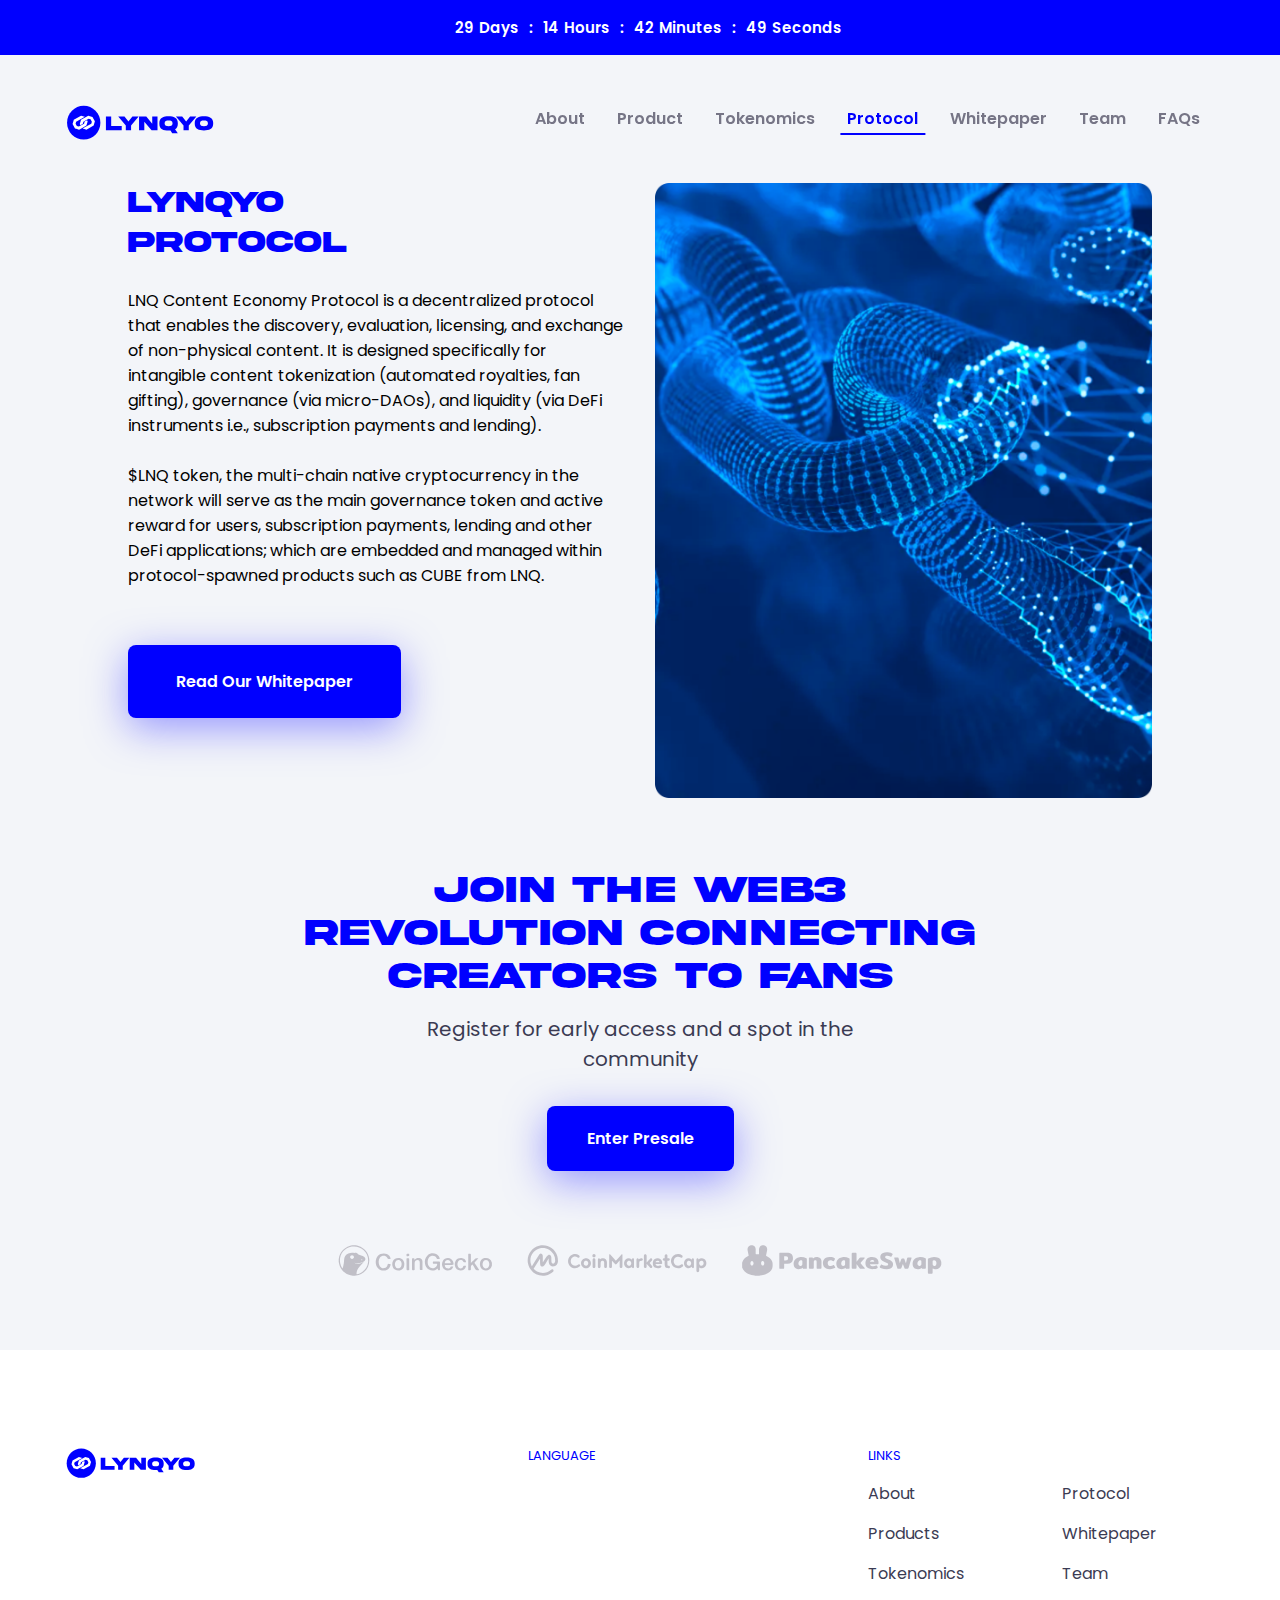
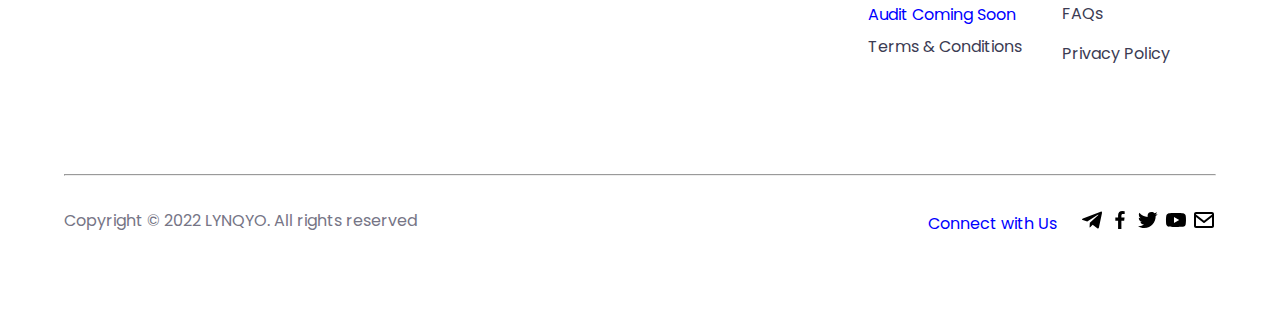
<file: protocol.html>
<!DOCTYPE html>
<html lang="en">
  <head>
    <meta charset="UTF-8" />
    <meta http-equiv="X-UA-Compatible" content="IE=edge" />
    <meta name="viewport" content="width=device-width, initial-scale=1.0" />
    <meta property="og:type" content="website" />
    <meta
      name="description"
      content="LNQ Content Economy Protocol is a decentralized protocol that enables the discovery, 
    evaluation, licensing, and exchange of non-physical content. It is designed specifically 
    for intangible content tokenization (automated royalties, fan gifting), governance (via micro-DAOs), 
    and liquidity (via DeFi instruments i.e., subscription payments and lending)."
    />
    <meta name="og:title" content="LYNQYO &#8211; Protocol" />
    <meta
      property="og:description"
      content="$LNQ token, the multi-chain native cryptocurrency in the network will serve as the main governance 
    token and active reward for users, subscription payments, lending and other DeFi applications; which 
    are embedded and managed within protocol-spawned products such as CUBE from LNQ."
    />
    <link rel="stylesheet" href="styles/generalStyle.css" />
    <link rel="stylesheet" href="styles/protocolpage.css" />
    <title>LYNQYO | Protocol</title>
    <link rel="icon" type="image/x-icon" href="img/favicon.png" alt="LYNQYO" />
  </head>
  <body>
    <div class="countdown">
      <div class="container flex">
        <h1></h1>
        <div class="timer">
          <div class="day">
            <p class="days">29</p>
            <p>Days</p>
          </div>
          <p>:</p>
          <div class="hrs">
            <p class="hours">14</p>
            <p>Hours</p>
          </div>
          <p>:</p>
          <div class="mins">
            <p class="minutes">42</p>
            <p>Minutes</p>
          </div>
          <p>:</p>
          <div class="sec">
            <p class="secs">49</p>
            <p>Seconds</p>
          </div>
        </div>
      </div>
    </div>

    <header>
      <nav>
        <div class="logo">
          <a href="index.html">
            <img src="img/Logo.svg" alt="LYNQYO" />
          </a>
        </div>

        <ul class="nav-links">
          <li><a href="about.html">About</a></li>
          <li><a href="product.html">Product</a></li>
          <li><a href="tokenomics.html">Tokenomics</a></li>
          <li><a href="protocol.html" class="protocols">Protocol</a></li>
          <li>
            <a
              href="https://lynqyo.gitbook.io/lynqyo/project-explained/lynqyo-overview"
              >Whitepaper</a
            >
          </li>
          <li><a href="teams.html">Team</a></li>
          <li><a href="faqs.html">FAQs</a></li>
        </ul>

        <div class="burger">
          <div class="line-1 line"></div>
          <div class="line-2 line"></div>
          <div class="line-3 line"></div>
        </div>
      </nav>
    </header>

    <section class="protocol">
      <h1 class="hide-desktop">lynqyo protocol</h1>
      <div class="container grid">
        <div class="protocol-text">
          <h1 class="hide-mb">lynqyo protocol</h1>
          <p>
            LNQ Content Economy Protocol is a decentralized protocol that
            enables the discovery, evaluation, licensing, and exchange of
            non-physical content. It is designed specifically for intangible
            content tokenization (automated royalties, fan gifting), governance
            (via micro-DAOs), and liquidity (via DeFi instruments i.e.,
            subscription payments and lending).
          </p>

          <p>
            $LNQ token, the multi-chain native cryptocurrency in the network
            will serve as the main governance token and active reward for users,
            subscription payments, lending and other DeFi applications; which
            are embedded and managed within protocol-spawned products such as
            CUBE from LNQ.
          </p>

          <a
            href="https://lynqyo.gitbook.io/lynqyo/lynqyo-content-economy-protocol"
          >
            <button class="btn">Read Our Whitepaper</button>
          </a>
        </div>

        <div class="protocol-img">
          <img src="img/Desktop Protocol.png" alt="" />
        </div>
      </div>
    </section>

    <section class="web3">
      <div class="container flex">
        <h1>Join the web3 Revolution connecting creators to fans</h1>
        <p>Register for early access and a spot in the community</p>

        <a href="http://buy.lynqyo.com/register">
          <button class="btn">Enter Presale</button>
        </a>

        <img src="img/web3-img.svg" alt="" class="img-1" />
        <img src="img/mb-creators-img.svg" alt="" class="img-2" />
      </div>
    </section>

    <footer>
      <div class="footer-container grid">
        <div class="row-1">
          <div class="footer-logo">
            <a href="index.html">
              <img src="img/Logo.svg" alt="LYNQYO" />
            </a>
          </div>
          <div class="language">
            <h1>LANGUAGE</h1>
            <div id="google_translate_element"></div>
          </div>
          <div class="links">
            <h1>LINKS</h1>
            <ul class="footer-links">
              <div class="link-1">
                <li><a href="about.html">About</a></li>
                <li><a href="product.html">Products</a></li>
                <li><a href="tokenomics.html">Tokenomics</a></li>
                <p>Audit Coming Soon</p>
                <li class="tc" style="line-height: 1">
                  <a href="Lynqyo Terms of Use.docx">Terms & Conditions</a>
                </li>
              </div>
              <div class="link-2">
                <li><a href="protocol.html">Protocol</a></li>
                <li>
                  <a
                    href="https://lynqyo.gitbook.io/lynqyo/project-explained/lynqyo-overview"
                    >Whitepaper</a
                  >
                </li>
                <li><a href="teams.html">Team</a></li>
                <li><a href="faqs.html">FAQs</a></li>
                <li>
                  <a href="Lynqyo Privacy Policy & Cookies Policy.docx"
                    >Privacy Policy</a
                  >
                </li>
              </div>
            </ul>
          </div>
        </div>

        <div class="row-2">
          <hr />
          <div class="row-2-container">
            <div class="copyright">
              <h4>Copyright © 2022 LYNQYO. All rights reserved</h4>
            </div>
            <div class="socials">
              <h3>Connect with Us</h3>
              <div class="imgs">
                <a href=" https://t.me/LynqYO">
                  <img
                    src="img/bxl-telegram.svg"
                    alt="Telegram"
                    class="js-telegram"
                /></a>
                <a href="#"
                  ><img src="img/bxl-facebook.svg" alt="Facebook"
                /></a>
                <a href="https://twitter.com/LynqYo"
                  ><img
                    src="img/bxl-twitter.svg"
                    alt="Twitter"
                    class="js-twitter"
                /></a>
                <a href="#"><img src="img/bxl-youtube.svg" alt="Youtube" /></a>
                <a href="mailto: press@lynqyo.com "
                  ><img src="img/bx-envelope.svg" alt="Email"
                /></a>
              </div>
            </div>
          </div>
        </div>
      </div>
    </footer>

    <script src="main.js"></script>
  </body>
</html>
</file>
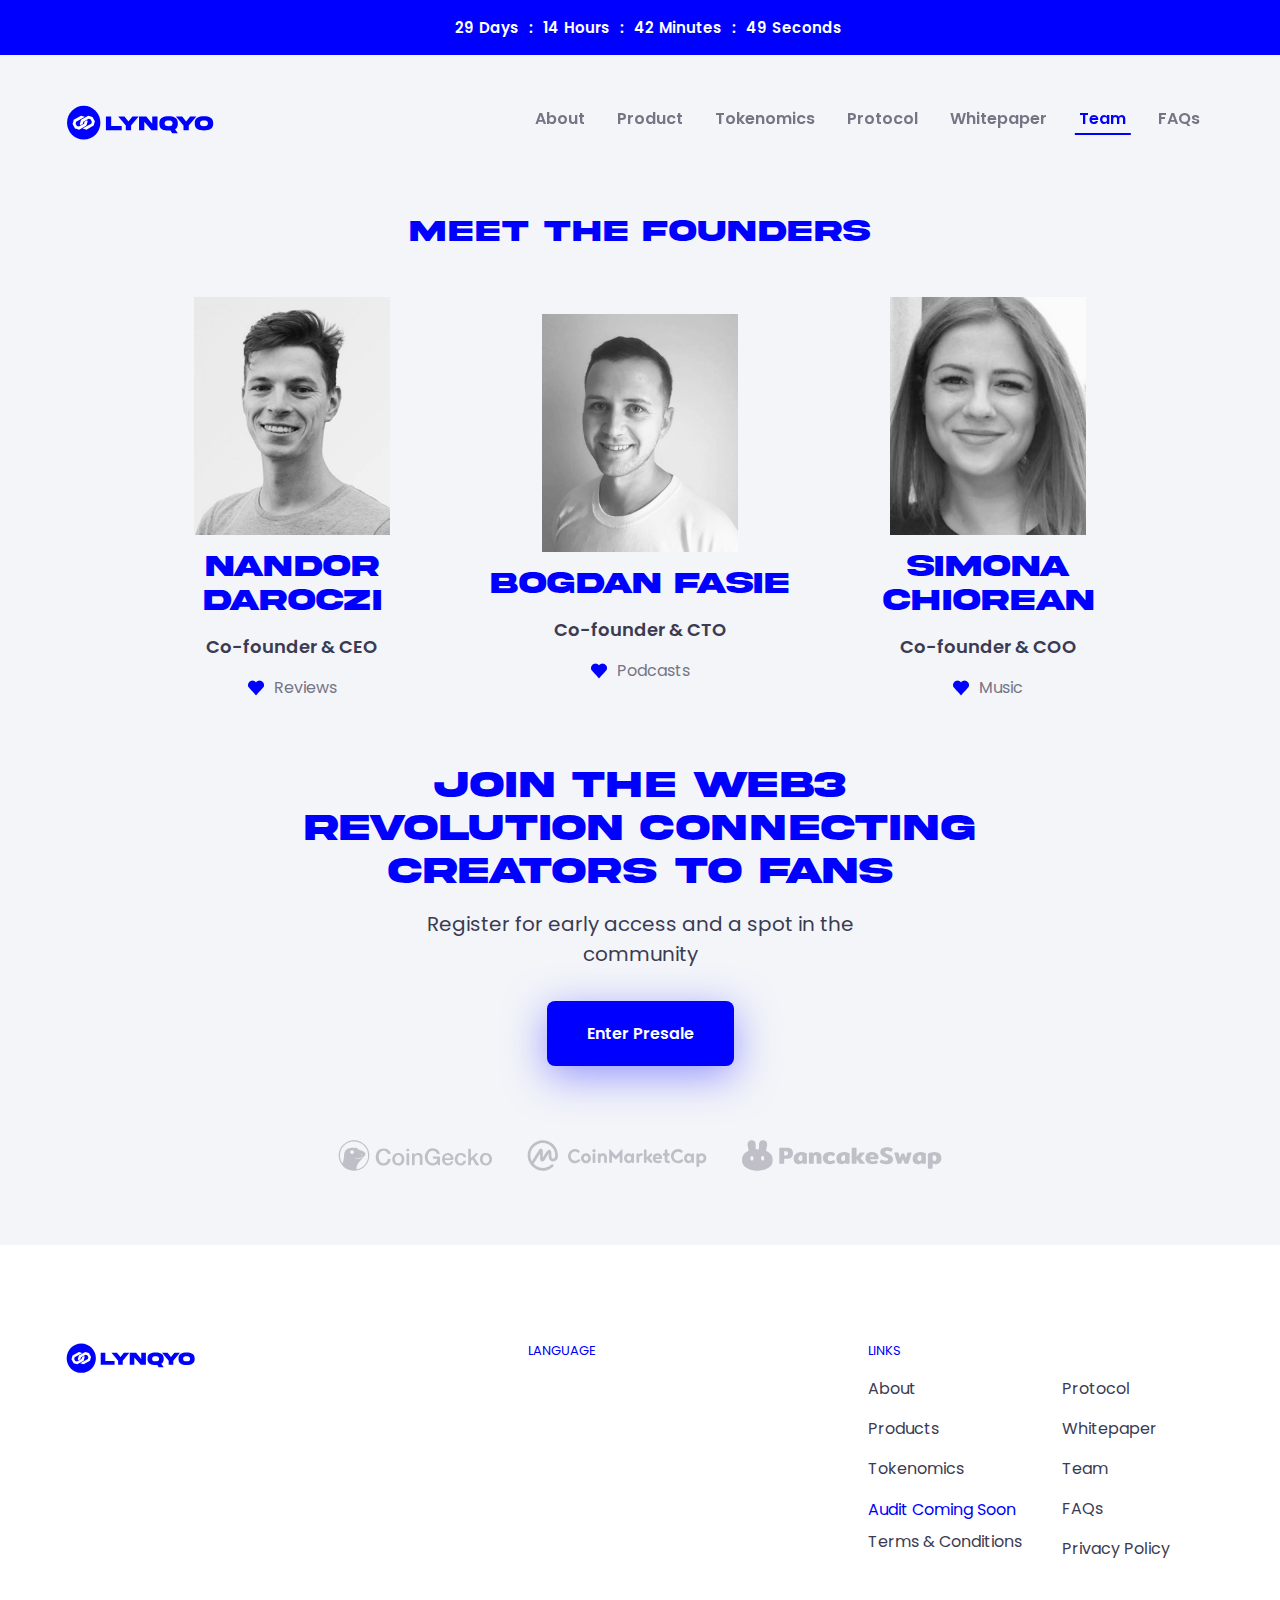
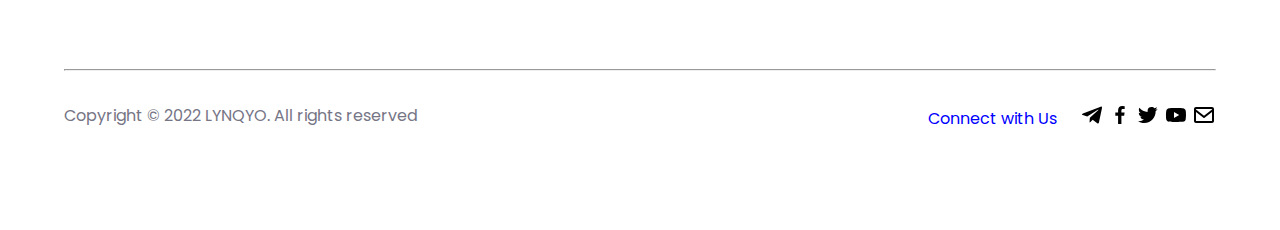
<file: teams.html>
<!DOCTYPE html>
<html lang="en">
  <head>
    <meta charset="UTF-8" />
    <meta http-equiv="X-UA-Compatible" content="IE=edge" />
    <meta name="viewport" content="width=device-width, initial-scale=1.0" />
    <meta property="og:type" content="website" />
    <meta name="description" content="Meet The Teams" />
    <meta name="og:title" content="LYNQYO &#8211; Meet The Teams" />
    <meta property="og:description" content=" Meet The Teams" />
    <link rel="stylesheet" href="styles/generalStyle.css" />
    <link rel="stylesheet" href="styles/teamspage.css" />
    <title>LYNQYO | Teams</title>
    <link rel="icon" type="image/x-icon" href="img/favicon.png" alt="LYNQYO" />
  </head>
  <body>
    <div class="countdown">
      <div class="container flex">
        <h1></h1>
        <div class="timer">
          <div class="day">
            <p class="days">29</p>
            <p>Days</p>
          </div>
          <p>:</p>
          <div class="hrs">
            <p class="hours">14</p>
            <p>Hours</p>
          </div>
          <p>:</p>
          <div class="mins">
            <p class="minutes">42</p>
            <p>Minutes</p>
          </div>
          <p>:</p>
          <div class="sec">
            <p class="secs">49</p>
            <p>Seconds</p>
          </div>
        </div>
      </div>
    </div>

    <header>
      <nav>
        <div class="logo">
          <a href="index.html">
            <img src="img/Logo.svg" alt="LYNQYO" />
          </a>
        </div>

        <ul class="nav-links">
          <li><a href="about.html">About</a></li>
          <li><a href="product.html">Product</a></li>
          <li><a href="tokenomics.html">Tokenomics</a></li>
          <li><a href="protocol.html">Protocol</a></li>
          <li>
            <a
              href="https://lynqyo.gitbook.io/lynqyo/project-explained/lynqyo-overview"
              >Whitepaper</a
            >
          </li>
          <li><a href="teams.html" class="teams">Team</a></li>
          <li><a href="faqs.html">FAQs</a></li>
        </ul>

        <div class="burger">
          <div class="line-1 line"></div>
          <div class="line-2 line"></div>
          <div class="line-3 line"></div>
        </div>
      </nav>
    </header>

    <section class="founders">
      <div class="container">
        <h1>Meet The Founders</h1>

        <div class="founders-grid">
          <div class="card">
            <img src="img/Nandor.png" alt="" />
            <h1>nandor Daroczi</h1>
            <p>Co-founder & CEO</p>
            <div class="heart">
              <img src="img/Union.png" alt="" />
              <h4>Reviews</h4>
            </div>
          </div>
          <div class="card">
            <img src="img/Bogdan.png" alt="" />
            <h1>Bogdan Fasie</h1>
            <p>Co-founder & CTO</p>
            <div class="heart">
              <img src="img/Union.png" alt="" />
              <h4>Podcasts</h4>
            </div>
          </div>
          <div class="card">
            <img src="img/Simona.png" alt="" />
            <h1>Simona Chiorean</h1>
            <p>Co-founder & COO</p>
            <div class="heart">
              <img src="img/Union.png" alt="" />
              <h4>Music</h4>
            </div>
          </div>
        </div>
      </div>
    </section>

    <section class="web3">
      <div class="container flex">
        <h1>Join the web3 Revolution connecting creators to fans</h1>
        <p>Register for early access and a spot in the community</p>

        <a href="http://buy.lynqyo.com/register">
          <button class="btn">Enter Presale</button>
        </a>

        <img src="img/web3-img.svg" alt="" class="img-1" />
        <img src="img/mb-creators-img.svg" alt="" class="img-2" />
      </div>
    </section>

    <footer>
      <div class="footer-container grid">
        <div class="row-1">
          <div class="footer-logo">
            <a href="index.html">
              <img src="img/Logo.svg" alt="LYNQYO" />
            </a>
          </div>
          <div class="language">
            <h1>LANGUAGE</h1>
            <div id="google_translate_element"></div>
          </div>
          <div class="links">
            <h1>LINKS</h1>
            <ul class="footer-links">
              <div class="link-1">
                <li><a href="about.html">About</a></li>
                <li><a href="product.html">Products</a></li>
                <li><a href="tokenomics.html">Tokenomics</a></li>
                <p>Audit Coming Soon</p>
                <li class="tc" style="line-height: 1">
                  <a href="Lynqyo Terms of Use.docx">Terms & Conditions</a>
                </li>
              </div>
              <div class="link-2">
                <li><a href="protocol.html">Protocol</a></li>
                <li>
                  <a
                    href="https://lynqyo.gitbook.io/lynqyo/project-explained/lynqyo-overview"
                    >Whitepaper</a
                  >
                </li>
                <li><a href="teams.html">Team</a></li>
                <li><a href="faqs.html">FAQs</a></li>
                <li>
                  <a href="Lynqyo Privacy Policy & Cookies Policy.docx"
                    >Privacy Policy</a
                  >
                </li>
              </div>
            </ul>
          </div>
        </div>

        <div class="row-2">
          <hr />
          <div class="row-2-container">
            <div class="copyright">
              <h4>Copyright © 2022 LYNQYO. All rights reserved</h4>
            </div>
            <div class="socials">
              <h3>Connect with Us</h3>
              <div class="imgs">
                <a href=" https://t.me/LynqYO">
                  <img
                    src="img/bxl-telegram.svg"
                    alt="Telegram"
                    class="js-telegram"
                /></a>
                <a href="#"
                  ><img src="img/bxl-facebook.svg" alt="Facebook"
                /></a>
                <a href="https://twitter.com/LynqYo"
                  ><img
                    src="img/bxl-twitter.svg"
                    alt="Twitter"
                    class="js-twitter"
                /></a>
                <a href="#"><img src="img/bxl-youtube.svg" alt="Youtube" /></a>
                <a href="mailto: press@lynqyo.com "
                  ><img src="img/bx-envelope.svg" alt="Email"
                /></a>
              </div>
            </div>
          </div>
        </div>
      </div>
    </footer>

    <script src="main.js"></script>
  </body>
</html>
</file>
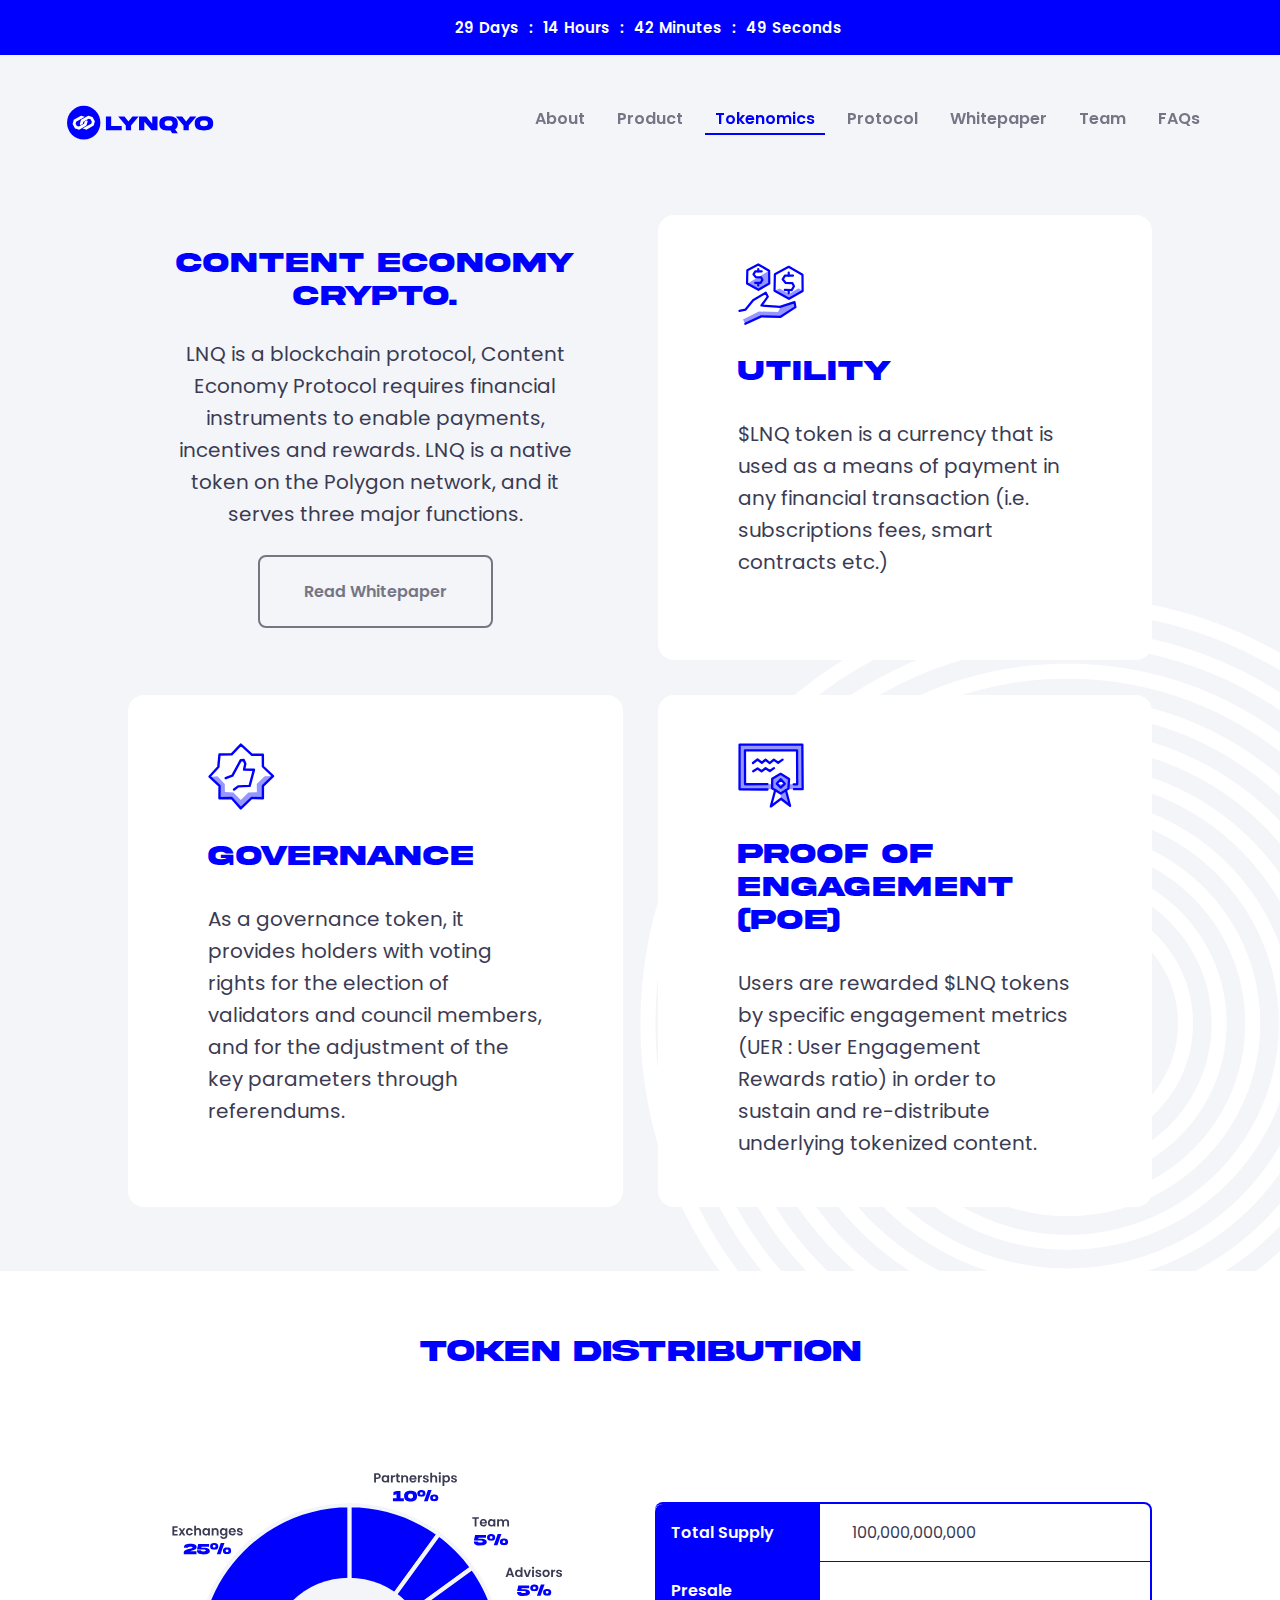
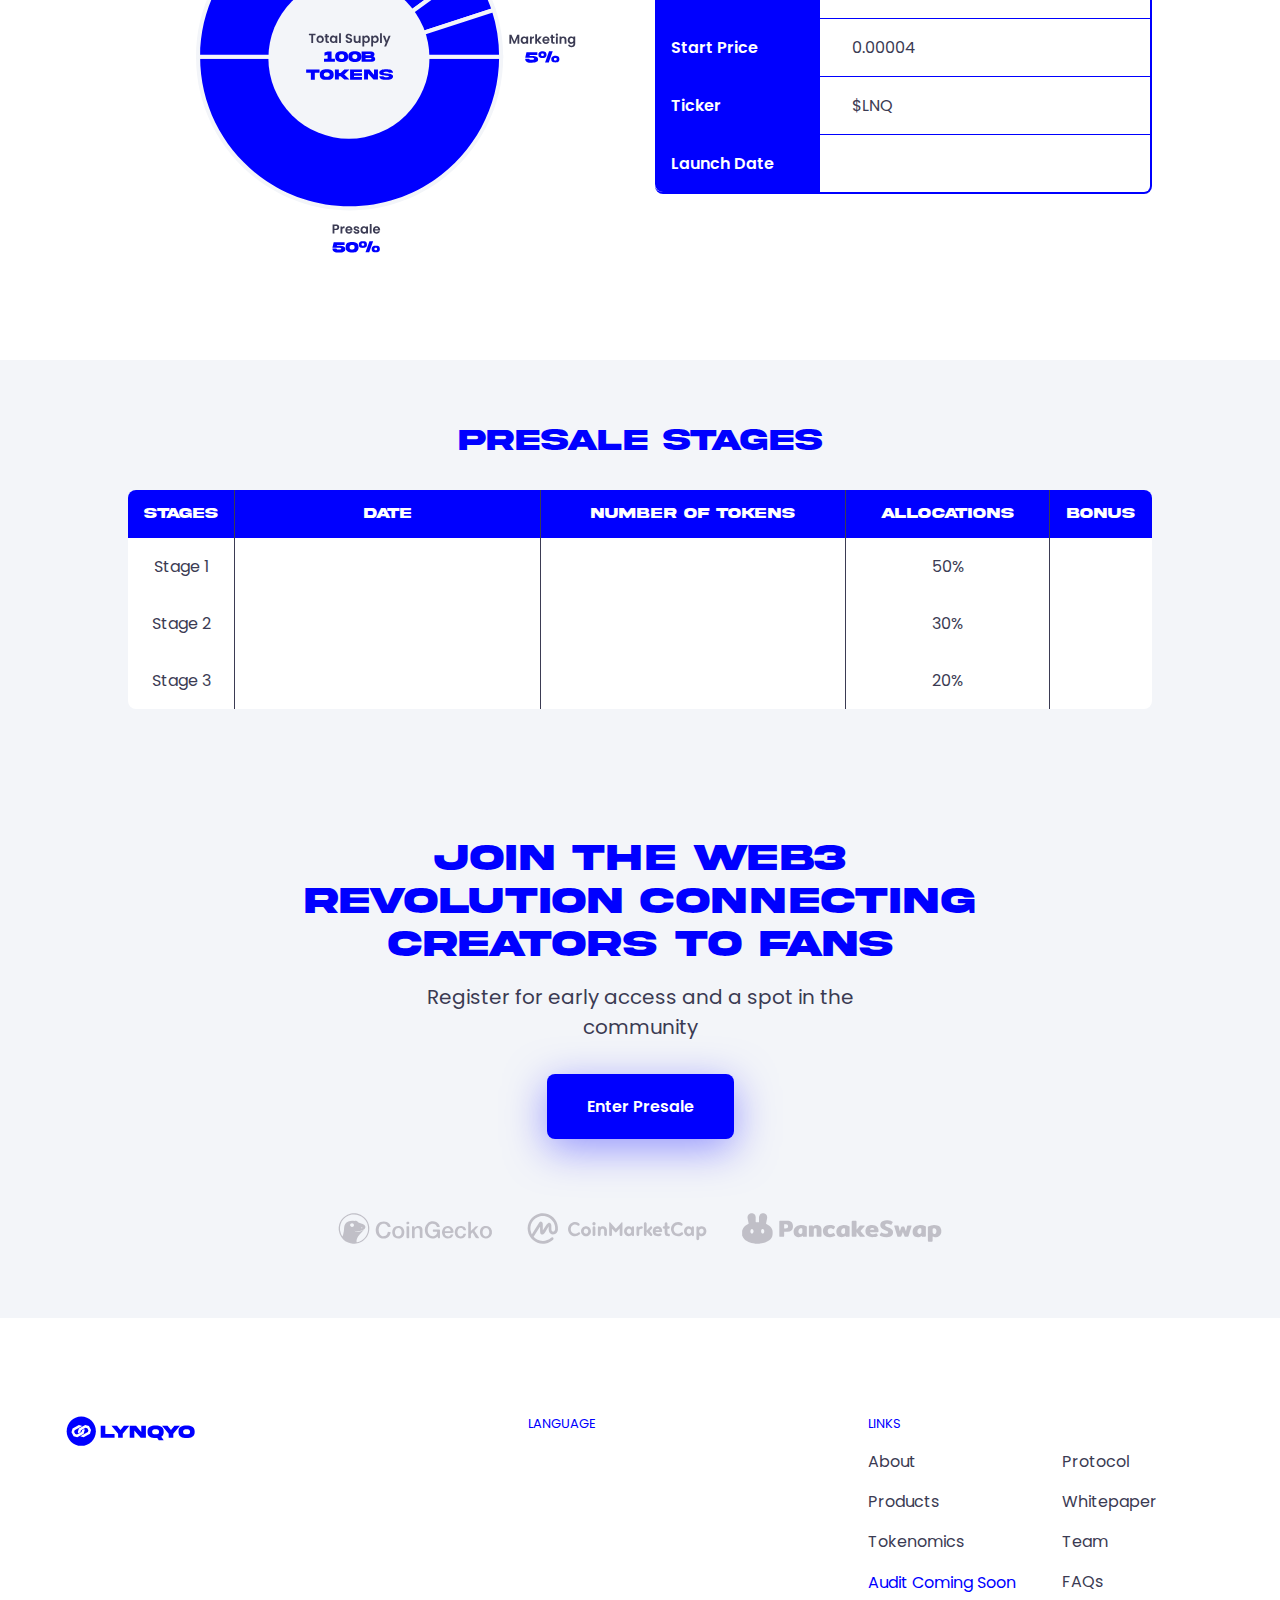
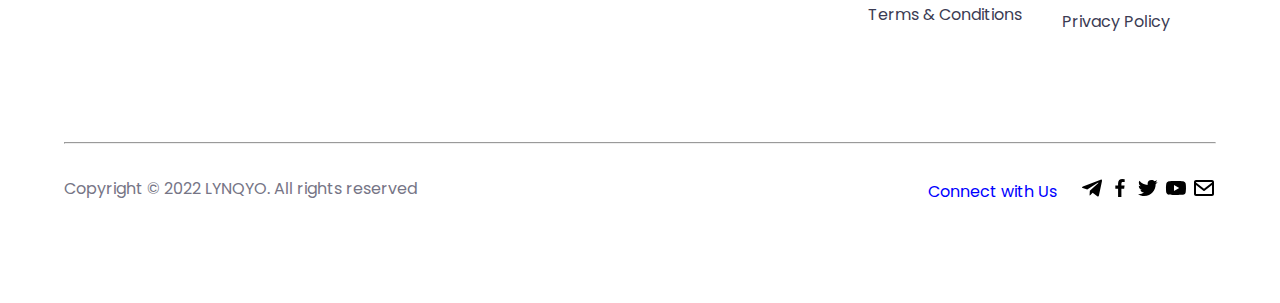
<file: tokenomics.html>
<!DOCTYPE html>
<html lang="en">
  <head>
    <meta charset="UTF-8" />
    <meta http-equiv="X-UA-Compatible" content="IE=edge" />
    <meta name="viewport" content="width=device-width, initial-scale=1.0" />
    <meta property="og:type" content="website" />
    <meta
      name="description"
      content="LNQ is a blockchain protocol, Content Economy Protocol requires 
    financial instruments to enable payments, incentives and rewards. 
    LNQ is a native token on the Polygon network, and it serves three major functions."
    />
    <meta name="og:title" content="LYNQYO &#8211; Tokenomics" />
    <meta
      property="og:description"
      content="  $LNQ token is a currency that is used as a means of payment in any financial 
    transaction (i.e. subscriptions fees, smart contracts etc.)"
    />
    <link rel="stylesheet" href="styles/generalStyle.css" />
    <link rel="stylesheet" href="styles/tokenomicsPage.css" />
    <title>LYNQYO | Tokenomics</title>
    <link rel="icon" type="image/x-icon" href="img/favicon.png" alt="LYNQYO" />
  </head>
  <body>
    <div class="countdown">
      <div class="container flex">
        <h1></h1>
        <div class="timer">
          <div class="day">
            <p class="days">29</p>
            <p>Days</p>
          </div>
          <p>:</p>
          <div class="hrs">
            <p class="hours">14</p>
            <p>Hours</p>
          </div>
          <p>:</p>
          <div class="mins">
            <p class="minutes">42</p>
            <p>Minutes</p>
          </div>
          <p>:</p>
          <div class="sec">
            <p class="secs">49</p>
            <p>Seconds</p>
          </div>
        </div>
      </div>
    </div>

    <header>
      <nav>
        <div class="logo">
          <a href="index.html">
            <img src="img/Logo.svg" alt="LYNQYO" />
          </a>
        </div>

        <ul class="nav-links">
          <li><a href="about.html">About</a></li>
          <li><a href="product.html">Product</a></li>
          <li><a href="tokenomics.html" class="tokenomic">Tokenomics</a></li>
          <li><a href="protocol.html">Protocol</a></li>
          <li>
            <a
              href="https://lynqyo.gitbook.io/lynqyo/project-explained/lynqyo-overview"
              >Whitepaper</a
            >
          </li>
          <li><a href="teams.html">Team</a></li>
          <li><a href="faqs.html">FAQs</a></li>
        </ul>

        <div class="burger">
          <div class="line-1 line"></div>
          <div class="line-2 line"></div>
          <div class="line-3 line"></div>
        </div>
      </nav>
    </header>

    <section class="tokenomics">
      <div class="container">
        <div class="tokenomics-grid">
          <div class="card card-1">
            <h1>Content Economy Crypto.</h1>
            <p>
              LNQ is a blockchain protocol, Content Economy Protocol requires
              financial instruments to enable payments, incentives and rewards.
              LNQ is a native token on the Polygon network, and it serves three
              major functions.
            </p>
            <a
              href="https://lynqyo.gitbook.io/lynqyo/lynqyo-content-economy-protocol"
            >
              <button class="btn">Read Whitepaper</button>
            </a>
          </div>
          <div class="card">
            <img src="img/utility.svg" alt="" />
            <h1>Utility</h1>
            <p>
              $LNQ token is a currency that is used as a means of payment in any
              financial transaction (i.e. subscriptions fees, smart contracts
              etc.)
            </p>
          </div>
          <div class="card">
            <img src="img/governance.svg" alt="" />
            <h1>Governance</h1>
            <p>
              As a governance token, it provides holders with voting rights for
              the election of validators and council members, and for the
              adjustment of the key parameters through referendums.
            </p>
          </div>
          <div class="card">
            <img src="img/Cert.svg" alt="" />
            <h1>proof of engagement (PoE)</h1>
            <p>
              Users are rewarded $LNQ tokens by specific engagement metrics (UER
              : User Engagement Rewards ratio) in order to sustain and
              re-distribute underlying tokenized content.
            </p>
          </div>
        </div>
      </div>
    </section>

    <section class="token">
      <div class="container">
        <h1>Token Distribution</h1>
        <div class="token-grid">
          <div class="chart">
            <img src="img/Chart.svg" alt="" />
          </div>

          <div class="token-table">
            <h1 class="hide">Token Details</h1>
            <div class="table">
              <div class="color border-1">Total Supply</div>
              <div class="col-2">100,000,000,000</div>
              <div class="color">Presale</div>
              <div id="token-start-date" class="col-2"></div>
              <div class="color">Start Price</div>

              <div class="col-2">0.00004</div>
              <div class="color">Ticker</div>
              <div class="col-2">$LNQ</div>
              <div class="color border-2">Launch Date</div>
              <div id="token-end-date" class="col-2" style="border: 0"></div>
            </div>
          </div>
        </div>
      </div>
    </section>

    <section class="presale">
      <div class="container">
        <h1>Presale Stages</h1>
        <div class="table">
          <div class="head head-1">Stages</div>
          <div class="head">Date</div>
          <div class="head">Number of Tokens</div>
          <div class="head">Allocations</div>
          <div class="head head-5">Bonus</div>

          <div class="table-body">Stage 1</div>
          <div class="table-body js-p1-start-end"></div>
          <div class="table-body js-p1-amount"></div>
          <div class="table-body">50%</div>
          <div class="table-body no-border js-p1-bonus"></div>

          <div class="table-body">Stage 2</div>
          <div class="table-body js-p2-start-end"></div>
          <div class="table-body js-p2-amount"></div>
          <div class="table-body">30%</div>
          <div class="table-body no-border js-p2-bonus"></div>

          <div class="table-body">Stage 3</div>
          <div class="table-body js-p3-start-end"></div>
          <div class="table-body js-p3-amount"></div>
          <div class="table-body">20%</div>
          <div class="table-body no-border js-p3-bonus"></div>
        </div>

        <div class="stages">
          <div class="stage stage-1">
            <div class="head head-1">stage</div>
            <div class="stage-body">Stage 1</div>

            <div class="head">date</div>
            <div class="stage-body js-p1-start-end"></div>

            <div class="head">number of tokens</div>
            <div class="stage-body js-p1-amount"></div>

            <div class="head">Allocations</div>
            <div class="stage-body">50%</div>

            <div class="head head-2">bonus</div>
            <div class="stage-body bdr-none js-p1-bonus"></div>
          </div>

          <div class="stage stage-2">
            <div class="head head-1">stage</div>
            <div class="stage-body">Stage 2</div>

            <div class="head">date</div>
            <div class="stage-body js-p2-start-end"></div>

            <div class="head">number of tokens</div>
            <div class="stage-body js-p2-amount"></div>

            <div class="head">Allocations</div>
            <div class="stage-body">30%</div>

            <div class="head head-2">bonus</div>
            <div class="stage-body bdr-none js-p2-bonus"></div>
          </div>

          <div class="stage stage-3">
            <div class="head head-1">stage</div>
            <div class="stage-body">Stage 3</div>

            <div class="head">date</div>
            <div class="stage-body js-p1-start-end"></div>

            <div class="head">number of tokens</div>
            <div class="stage-body js-p3-amount"></div>

            <div class="head">Allocations</div>
            <div class="stage-body">20%</div>

            <div class="head head-2">bonus</div>
            <div class="stage-body bdr-none js-p3-bonus"></div>
          </div>
        </div>
      </div>
    </section>

    <section class="web3">
      <div class="container flex">
        <h1>Join the web3 Revolution connecting creators to fans</h1>
        <p>Register for early access and a spot in the community</p>

        <a href="http://buy.lynqyo.com/register">
          <button class="btn">Enter Presale</button>
        </a>

        <img src="img/web3-img.svg" alt="" class="img-1" />
        <img src="img/mb-creators-img.svg" alt="" class="img-2" />
      </div>
    </section>

    <footer>
      <div class="footer-container grid">
        <div class="row-1">
          <div class="footer-logo">
            <a href="index.html">
              <img src="img/Logo.svg" alt="LYNQYO" />
            </a>
          </div>
          <div class="language">
            <h1>LANGUAGE</h1>
            <div id="google_translate_element"></div>
          </div>
          <div class="links">
            <h1>LINKS</h1>
            <ul class="footer-links">
              <div class="link-1">
                <li><a href="about.html">About</a></li>
                <li><a href="product.html">Products</a></li>
                <li><a href="tokenomics.html">Tokenomics</a></li>
                <p>Audit Coming Soon</p>
                <li class="tc" style="line-height: 1">
                  <a href="Lynqyo Terms of Use.docx">Terms & Conditions</a>
                </li>
              </div>
              <div class="link-2">
                <li><a href="protocol.html">Protocol</a></li>
                <li>
                  <a
                    href="https://lynqyo.gitbook.io/lynqyo/project-explained/lynqyo-overview"
                    >Whitepaper</a
                  >
                </li>
                <li><a href="teams.html">Team</a></li>
                <li><a href="faqs.html">FAQs</a></li>
                <li>
                  <a href="Lynqyo Privacy Policy & Cookies Policy.docx"
                    >Privacy Policy</a
                  >
                </li>
              </div>
            </ul>
          </div>
        </div>

        <div class="row-2">
          <hr />
          <div class="row-2-container">
            <div class="copyright">
              <h4>Copyright © 2022 LYNQYO. All rights reserved</h4>
            </div>
            <div class="socials">
              <h3>Connect with Us</h3>
              <div class="imgs">
                <a href=" https://t.me/LynqYO">
                  <img
                    src="img/bxl-telegram.svg"
                    alt="Telegram"
                    class="js-telegram"
                /></a>
                <a href="#"
                  ><img src="img/bxl-facebook.svg" alt="Facebook"
                /></a>
                <a href="https://twitter.com/LynqYo"
                  ><img
                    src="img/bxl-twitter.svg"
                    alt="Twitter"
                    class="js-twitter"
                /></a>
                <a href="#"><img src="img/bxl-youtube.svg" alt="Youtube" /></a>
                <a href="mailto: press@lynqyo.com "
                  ><img src="img/bx-envelope.svg" alt="Email"
                /></a>
              </div>
            </div>
          </div>
        </div>
      </div>
    </footer>

    <script src="main.js"></script>
  </body>
</html>
</file>
<file: styles/generalStyle.css>
@import url("https://fonts.googleapis.com/css2?family=Poppins:ital,wght@0,100;0,200;0,300;0,400;0,500;0,600;0,700;0,800;0,900;1,100&display=swap");
@font-face {
  font-family: myFont;
  src: url(/Akira-Expanded-Demo.otf);
}

html {
  scroll-behavior: smooth;
}

button {
  font-family: inherit !important;
  font-size: 1rem;
  font-weight: 600;
}

h1 {
  font-family: myFont;
}

* {
  padding: 0;
  margin: 0;
  box-sizing: border-box;
}

.goog-te-gadget .goog-te-combo {
  border: 1px solid #000;
  outline: 0;
  background-color: transparent;
  color: #000;
  cursor: pointer;
}

.goog-logo-link {
  display: none !important;
}

.goog-te-gadget {
  color: transparent !important;
}

#google_translate_element {
  display: block;
}
.goog-te-banner-frame.skiptranslate {
  display: none !important;
}
body {
  top: 0px !important;
}
#goog-gt-tt {
  display: none !important;
  top: 0px !important;
}
.goog-tooltip skiptranslate {
  display: none !important;
  top: 0px !important;
}
.activity-root {
  display: hide !important;
}
.status-message {
  display: hide !important;
}
.started-activity-container {
  display: hide !important;
}

option {
  background-color: #fff;
}

button {
  cursor: pointer;
}

body {
  font-family: "Poppins", sans-serif;
}

.container {
  width: 80%;
  margin: 0 auto;
}

.countdown {
  background: #0000ff;
}

.countdown .flex {
  display: flex;
  align-items: center;
  justify-content: center;
  gap: 1rem;
  padding: 1rem 0;
}

.countdown h1 {
  color: #fff;
  font-weight: 400;
  font-size: 16px;
  font-family: "Poppins", sans-serif;
}

.countdown p {
  font-weight: 600;
  color: #fff;
  font-size: 15px;
  text-align: center;
}

.day,
.mins,
.hrs,
.sec {
  display: flex;
  gap: 5px;
}

.timer {
  display: flex;
  align-items: center;
  justify-content: center;
  gap: 10px;
}

header {
  background: #f3f5f9;
}

header img {
  width: 80%;
}

header .logo {
  margin-right: auto;
}

nav {
  display: flex;
  align-items: center;
  padding: 2rem 4rem;
  justify-content: flex-end;
  position: fixed;
  width: 100%;
  height: 12vh;
  top: 0;
  left: 0;
  z-index: 1;
  margin-top: 4rem;
}

nav .logo {
  margin-top: 1rem;
}

.nav-links {
  display: flex;
  justify-content: space-between;
  align-items: center;
}

.nav-links li {
  list-style: none;
  margin: 0 1rem;
}

.scrolled {
  transition: all 300ms ;
  background-color: #fff;
  position: fixed;
  top: -9vh;
}

.scrolled a,
li {
  color: #fff;
}

.burger {
  cursor: pointer;
  display: none;
}

.line {
  height: 3px;
  width: 25px;
  background-color: #0000ff;
  margin: 0.3rem 0;
}
.nav-links a {
  text-decoration: none;
  color: #767586;
  font-size: 16px;
  font-weight: 600;
}

.web3 {
  text-align: center;
  padding: 4rem 0;
  background: #f3f5f9;
}

.web3 .flex {
  display: flex;
  flex-direction: column;
  align-items: center;
  justify-content: center;
}

.web3 h1 {
  color: #0000ff;
  font-weight: 800;
  font-size: 37px;
  max-width: 700px;
  margin: 0 auto;
  text-transform: uppercase;
  margin-bottom: 1rem;
}

.web3 p {
  font-weight: 400;
  font-size: 20px;
  color: #3b3b53;
  max-width: 450px;
  margin: 0 auto;
  margin-bottom: 2rem;
}

.web3 .btn {
  box-shadow: 0px 10px 40px 0px #7e7effcc;
  background: #0000ff;
  padding: 20px 40px;
  color: #fff;
  font-family: inherit;
  border: 0;
  border-radius: 8px;
  margin-bottom: 4rem;
}

.web3 img {
  width: 60%;
}

footer {
  padding: 6rem 4rem;
  background: #fff;
}

footer .footer-container .row-1 {
  /* display: grid;
    grid-template-columns: repeat(4, 1fr);
    gap: 30px; */
  display: flex;
  justify-content: space-between;
  gap: 30px;
}

footer form {
  gap: 0 !important;
}

footer .footer-container .row-1 .footer-links {
  display: grid;
  grid-template-columns: 1fr 1fr;
  gap: 40px;
}

footer .grid {
  display: grid;
  gap: 100px;
}

footer .row-2-container {
  display: flex;
  justify-content: space-between;
}

footer .row-2-container .socials {
  display: flex;
  width: 25%;
  justify-content: space-between;
  align-items: center;
}

footer h1 {
  font-weight: 400;
  font-size: 13px;
  color: #0000ff;
  margin-bottom: 0.5rem;
  font-family: Poppins;
}

footer .footer-links a {
  color: #3b3b53;
  font-weight: 400;
  font-size: 16px;
  line-height: 24px;
  text-decoration: none;
}

.footer-logo img {
  width: 70%;
}

footer .footer-links a {
  list-style: none;
}

.link-1 li,
.link-2 li {
  line-height: 40px;
  list-style: none;
  color: #fff;
}

.link-1 p {
  color: #0000ff;
  margin-top: 0.5rem;
}

footer .subscribe .input {
  width: 260px;
  height: 52px;
  border-radius: 8px;
  padding: 24px;
  outline: none;
  border: 0;
  background: #f3f5f9;
}

footer .subscribe .btn {
  padding: 18.5px 56px;
  border: 0;
  border-radius: 8px;
  background: #0000ff;
  box-shadow: 0px 10px 40px 0px #7e7effcc;
  color: #fff;
  font-weight: 600;
  cursor: pointer;
}

.row-2-container {
  margin-top: 2rem;
}

.row-2-container .copyright h4 {
  color: #767586;
  font-weight: 400;
  font-size: 16px;
}

.row-2-container .socials h3 {
  font-size: 16px;
  font-weight: 400;
  color: #0000ff;
}

.row-2-container .socials img {
  cursor: pointer;
}

.tc {
  margin-top: 0.5rem;
}

select {
  padding: 0.2rem 0.3rem;
  outline: 0;
  cursor: pointer;
  border-radius: 4px;
}

option {
  cursor: pointer;
}

.img-2 {
  display: none;
}

@media (max-width: 1200px) {
  form {
    display: flex;
    flex-direction: column;
    align-items: center;
    justify-content: center;
  }

  footer .subscribe .input {
    max-width: 178px;
  }

  footer .subscribe .btn {
    margin-left: 0;
  }
}

@media (max-width: 1100px) {
  footer .row-2-container .socials {
    width: 35%;
  }
}

@media (max-width: 1000px) {
  body {
    padding-top: 80px;
  }

  /* .countdown .container {
    padding: 15px;
    gap: unset;
    flex-wrap: wrap;
  }

  .countdown * {
    font-size: 12px!important;
  }

  .countdown h1 {
    flex: 0 0 100%;
    max-width: 100%;
    text-align: center;
    margin-bottom: 5px;
  }

  .countdown div {
    margin: 0 5px;
  } */

  .scrolled {
    top: 0;
  }

  nav {
    top: 0;
    height: 6vh;
    margin-top: 0;
  }

  .nav-links {
    position: fixed;
    height: 100%;
    background-color: #f3f5f9;
    flex-direction: column;
    justify-content: center;
    align-items: flex-start;
    top: 0;
    left: 0;
    width: 100%;
    transform: translateX(100%);
    transition: 300ms linear;
  }

  .nav-links li {
    margin: 10px 1rem;
  }

  .active {
    transform: translateX(0);
  }

  .burger {
    display: block;
    position: fixed;
    z-index: 1;
    right: 5%;
  }

  header .logo {
    z-index: 1;
  }

  .logo a {
    margin-left: -2rem;
    z-index: 1;
  }

  .footer-logo a {
    margin-left: 0 !important;
  }

  footer .footer-container .row-1 {
    display: grid;
    grid-template-columns: 1fr 1fr;
    gap: 40px;
    place-items: center;
  }

  footer h1 {
    margin: 0;
    padding-right: 0.5rem;
  }

  .language {
    display: flex;
    align-items: baseline;
  }

  .language img {
    margin-left: 1rem;
  }

  .subscribe h1 {
    margin-bottom: 0.3rem;
  }

  .img-2 {
    display: none;
  }
}

@media (max-width: 900px) {
  footer .row-2-container {
    display: flex;
    align-items: flex-start;
    flex-direction: column;
  }

  footer .row-2-container .socials {
    width: 50%;
    margin-top: 1rem;
  }

  .countdown .flex {
    flex-direction: column;
    gap: 5px;
  }

  .timer {
    gap: 3px;
  }
}

@media (max-width: 600px) {
  .container {
    width: 90%;
  }

  .img-2 {
    display: block;
  }

  .img-1 {
    display: none;
  }

  .web3 h1 {
    max-width: 100%;
    font-size: 25px;
  }

  footer .row-2-container .socials {
    order: -1;
  }

  .row-2-container .copyright h4 {
    text-align: center;
  }

  footer .grid {
    gap: 20px;
  }
}

@media (max-width: 700px) {
  .container {
    width: 90%;
  }

  footer {
    padding: 5rem 2rem;
  }

  footer .footer-container .row-1 {
    grid-template-columns: 1fr;
    place-items: start;
  }

  footer .subscribe .input {
    max-width: 250px;
  }

  footer form {
    flex-direction: column;
    align-items: center;
    gap: 10px !important;
  }

  footer .subscribe .btn {
    align-self: start;
  }

  footer .row-2-container .socials {
    width: 100%;
    flex-direction: column;
    align-items: flex-start;
    gap: 10px;
  }

  .copyright {
    margin-top: 1rem;
  }

  .countdown p {
    font-size: 11px;
  }
}

@media (max-width: 350px) {
  footer {
    padding: 4rem 1rem;
  }
  footer .grid {
    gap: 50px;
  }

  footer .subscribe .input {
    width: 180px;
  }

  footer .subscribe .btn {
    padding: 15px 30px;
  }

  footer .logo {
    margin-left: 1rem;
  }
}

@media (max-width: 950px) and (orientation: landscape) {
  .nav-links {
    align-items: center;
  }
}
</file>
<file: styles/extrastyles.css>
.waiting-list img {
    width: 50px;
    border-radius: 50%;
    border: 2px solid #fff;
}

.waiting-list .grid {
    display: grid;
    grid-template-columns: repeat(4, 1fr) !important;
    gap: 0px !important;
}

.avatar-2 {
    margin-left: -1vw;
}

.avatar-3 {
    margin-left: -1vw;
}

.avatar-4 {
    margin-left: -1vw;
}

.waiting-list p {
    margin-top: .4rem !important;
}

@media (max-width: 600px) {
.showcase {
    padding-top: 2rem !important;
}
}
</file>
<file: styles/landingpage.css>
body {
    overflow-x: hidden;
}

.showcase {
    background: #F3F5F9;
    padding-top: 10rem;
    padding-bottom: 5rem;
}

.showcase .grid {
    display: grid;
    grid-template-columns: 1fr 1fr;
    gap: 3rem;
    place-items: center;
}

.showcase-text h1 {
    color: #0000FF;
    font-size: 56px;
    font-weight: 800;
    text-transform: uppercase;
    line-height: 64px;
}

.showcase-text p {
    padding: 1rem 0;
    color: #3B3B53;
    font-size: 20px;
    font-weight: 600;
}

.cta {
    display: flex;
    align-items: center;
    padding-top: 2rem;
    gap: 10px;
}

.cta .btn {
    background: #0000FF;
    box-shadow: 0px 10px 40px 0px #7E7EFFCC;
    border: 0;
    padding: 18px 38px;
    border-radius: 8px;
}

.cta .btn-1 {
    background: transparent;
    border: 0;
    padding: 18px 38px;
}

.btn a {
    color: #fff;
    text-decoration: none;
    font-family: inherit;
    font-size: 16px;
    font-weight: 600;
}

.btn-1 a {
    color: #767586;
    text-decoration: none;
    font-family: inherit;
    font-size: 16px;
    font-weight: 600;
}

.showcase-img {
    width: 85%;
}

.showcase-img img {
    width: 100%;
}

.info {
    display: grid;
    grid-template-columns: repeat(2, 1fr);
    place-items: center;
    padding-top: 3rem;
    width: 70%;
    gap: 30px;
}

.details {
    display: grid;
    grid-template-columns: 1fr 1fr 1fr;
    gap: 20px;
}

.info h1 {
    color: #3B3B53;
    font-size: 24px;
    font-weight: 600;
    text-align: center;
    font-family: Poppins;
}

.info p {
    color: #3B3B53;
    font-size: 13px;
    font-weight: 400;
    padding: 0;
    margin-top: -20px;
    text-align: center;
}

.creators, .fans, .revenues {
    display: flex;
    flex-direction: column;
    align-items: center;
    justify-content: center;
}

.networks {
    width: 75%;
    margin: 0 auto;
    margin-top: 2rem;
    text-align: center;
}

.networks img {
    width: 100%;
}

.tabbed-section {
    overflow: hidden;
}

[data-tab-content] {
    display: none;
}

.active[data-tab-content] {
    display: block;
}


.tabs {
    display: flex;
    justify-content: center;
    align-items: center;
    list-style-type: none;
    padding: .7rem .5rem;
    background: #EBEBED;
    width: 30%;
    border-radius: 16px;
    gap: 10px;
    margin: 0 auto;
}

.tab-btn {
    background: #0000FF;
    padding: 1.5rem;
}

.tab {
    cursor: pointer;
    padding: 5px;
    font-family: Poppins;
    font-size: 20px;
    font-weight: 600;
    line-height: 24px;
    letter-spacing: 0em;
    text-align: center;
    color: #C0BFC7;
    width: 100%;
}

.tab.active {
    background: #FFFFFF;
    box-shadow: 2px 2px 10px 0px #0000001A;
    padding: 16px 24px;
    color: #3B3B53;
    border-radius: 8px;
    width: 100%;
}

.content {
    display: grid;
    grid-template-columns: 1fr 1fr;
    align-items: center;
}

.content-img {
    width: 100%;
}

.content-img img {
    width: 100%;
}

.content-text {
    background-image: url("/img/Patterns.png");
    background-size: cover;
    background-repeat: no-repeat;
    padding: 4rem;
}

.content-text h1 {
    text-align: center;
    font-weight: 800;
    font-size: 24px;
    color: #0000FF;
    margin: 2rem 0;
}

.mb-img {
    display: none;
}

.cards {
    display: grid;
    grid-template-columns: repeat(2, 1fr);
    gap: 20px;
}

.card {
    background: #FFFFFF;
    box-shadow: -15px 15px 50px 0px #0000FF33;
    padding: 24px 48px;
    display: flex;
    flex-direction: column;
    align-items: center;
    justify-content: center;
    text-align: center;
    border-radius: 16px;
}

.card img {
    margin: 1rem 0;
}

.card h2 {
    text-transform: uppercase;
    line-height: 25px;
    color: #0000FF;
    font-family: myFont;
}

.card span {
    opacity: .5;
}

.card p {
    color: #3B3B53;
    font-size: 16px;
    font-weight: 600;
    line-height: 24px;
    letter-spacing: 0em;
}

.galaxy {
    padding: 4rem 0;
}

.galaxy .grid {
    display: grid;
    grid-template-columns: 1fr 1fr;
    place-items: center;
    gap: 20px;
}

.galaxy-text img {
    width: 40%;
}

.galaxy-text p {
    margin-top: 1.5rem;
    color: #767586;
    font-weight: 400;
    font-size: 20px;
}

.galaxy-img {
    width: 100%;
}

.galaxy-img img {
    width: 100%;
}

.roadmap {
    background-color: #F3F5F9;
    padding: 4rem 0;
}

.roadmap h1 {
    text-align: center;
    margin-bottom: 2rem;
    color: #0000FF;
    font-weight: 800;
    font-size: 37px;
}

.phase-grid {
    display: grid;
    grid-template-columns: 1fr 1fr 1fr;
    gap: 15px;
}

.phase {
    background: #FFFFFF;
    max-width: 500px;
    padding: 2rem;
    height: fit-content;
}

.phase h2 {
    color: #0000FF;
    text-align: center;
    font-family: myFont;
    margin-bottom: 1.2rem;
}

.phase li {
    color: #767586;
    font-size: 16px;
    font-weight: 400;
    line-height: 32px;
}

.newsletter {
    text-align: center;
    padding: 4rem 0;
}

.newsletter h1 {
    color: #0000FF;
    font-weight: 800;
    font-size: 30px;
}

.newsletter p {
    color: #767586;
    font-size: 16px;
    font-weight: 400;
    margin: 1rem 0;
}

.newsletter form {
    display: flex;
    flex-direction: row;
    justify-content: center;
    align-items: center;
    padding: 16px 10px;
    gap: 10px;
}

.newsletter form input {
    background: #F3F5F9;
    border-radius: 8px;
    padding: 20px 120px;
    width: 400px;
    border: 0;
    outline: 0;
}

.newsletter form button {
    background: #0000FF;
    box-shadow: 0px 10px 40px rgba(126, 126, 255, 0.8);
    border-radius: 8px;
    border: 0;
    padding: 20px 48px;
    color: #fff;
    font-family: inherit;
    margin-left: -3rem;
}

.as-seen-on {
    background: #0000FF;
    padding: 4rem 0;
    text-align: center;
}

.as-seen-on h1 {
    color: #fff;
    margin-bottom: 1rem;
    font-family: Poppins;
}

.as-seen-on img {
    width: 70%;
}

.img-2 {
    display: none;
}

@media (max-width: 1200px) {
    .tabs {
        width: 30%;
    }

    .showcase-text h1 {
        font-size: 40px;
        line-height: 50px;
    }

    .info {
        width: 100%;
    }

    .info h1 {
        font-size: 20px;
    }

    .info p {
        font-size: 13px;
    }

    .info p {
        margin-top: -10px;
    }
}

@media (max-width: 1050px) {
    .showcase-text h1 {
        font-size: 30px;
        line-height: 45px;
    }

    .info h1 {
        font-size: 20px;
    }

    .info p {
        font-size: 13px;
    }
}

@media (max-width: 1000px) {
    .showcase {
        padding-top: 9rem;
    }

   .showcase .grid {
    grid-template-columns: 1fr;
   }

   .showcase-text {
    order: 1;
    text-align: center;
   }

   .cta {
    justify-content: center;
   }

   .showcase-text h1 {
    font-size: 50px;
    line-height: 50px;
    }

    .info h1 {
        font-size: 20px;
    }

    .info p {
        font-size: 13px;
    }

    .content {
        grid-template-columns: 1fr;
    }

    .phase-grid {
        grid-template-columns: 1fr;
    }

    .phase {
        max-width: 100%;
    }

    .tabs {
        width: 50%;
    }
}

@media (max-width: 700px) {
    .galaxy .grid {
        grid-template-columns: 1fr;
    }

    .galaxy-text {
        text-align: center;
        order: 1;
    }

    .tabs {
        width: 60%;
    }
}

@media (max-width: 600px) {
    .content-text {
        padding: .5rem;
    }

    .card {
        padding: 14px 14px;
    }

    .showcase .grid {
        gap: 1.5rem;
    }

    .img-2 {
        display: block;
        /* width: 50% !important; */
        margin: 0 auto;
    }

    .img-1 {
        display: none;
    }

    .newsletter form {
        flex-direction: column;
        gap: 20px;
    }

    .newsletter form button {
        margin-left: 0;
    }

    .cards {
        gap: 10px;
    }

    .card h2 {
        font-size: 16px;
    }

    .card p {
        font-size: 12px;
    }
/* 
    .networks {
        display: none;
    } */

    .info {
        grid-template-columns: 1fr;
    }

    .newsletter form input {
        width: 200px;
        padding: 20px;
    }

    .showcase-text h1 {
        font-size: 25px;
        line-height: 30px;

    }

    .info h1 {
        font-size: 20px;
    }

    .info p {
        font-size: 13px;
    }

    .showcase {
        padding-top: 1.5rem;
    }

    .showcase-text p {
        font-size: 15px;
    }

    .tab {
        font-size: 14px;
    }

    .btn-1 {
        display: none;
    }

    .mb-img {
        display: block;
        width: 100%;
    }

    .dk-img {
        display: none;
    }

    .tabs {
        width: 100%;
    }
}

@media (max-width: 400px) {
    .cards {
        grid-template-columns: 1fr;
    }

    .tabs {
        width: 100%;
    }
}

@media (max-width: 300px) {
    .tabs {
        width: 100%;
    }
}
</file>
<file: styles/aboutpages.css>
body {
    background: #F3F5F9;
}

.nav-links .about {
    position: relative;
    color: #0000FF;
}

.nav-links .about::after {
    content: "";
    position: absolute;
    bottom: -5px;
    left: 50%;
    width: 120%;
    height: 2px;
    transform: translateX(-50%);
    background: #0000FF;
    transition: ease-in 0.3s;
}

.about-us {
    background: #F3F5F9;
    text-align: center;
    padding-top: 8rem;
}

.about-us h1 {
    margin-bottom: 1rem;
    color: #0000FF;
    font-weight: 800;
    font-size: 30px;
    text-transform: uppercase;
}

.about-us img {
    width: 90%;
}

.about-us p {
    margin: 1.5rem 0;
    color: #01001F;
    font-weight: 600;
    font-size: 20px;
}

@media (max-width: 1000px) {
    .about-us {
        padding-top: 3rem;
    }
}

@media (max-width: 600px) {
    .about-us h1 {
        font-size: 19px;
        font-weight: 800;
    }

    .about-us p {
        font-size: 16px;
        font-weight: 400;
        line-height: 32px;
    }
}
</file>
<file: styles/faqpage.css>
body {
    background: #F3F5F9;
}

.nav-links .faq {
    position: relative;
    color: #0000FF;
}

.nav-links .faq::after {
    content: "";
    position: absolute;
    bottom: -5px;
    left: 50%;
    width: 120%;
    height: 2px;
    transform: translateX(-50%);
    background: #0000FF;
    transition: ease-in 0.3s;
}

.faqs {
    padding-top: 10rem;
}

.faqs h1 {
    color: #0000FF;
    font-size: 30px;
    font-weight: 800;
    text-align: center;
    text-transform: uppercase;
    max-width: 500px;
    margin: 0 auto;
}

.card {
    color: #333;
    margin: 0rem auto;
    width: 90%;
    max-width: 1200px;
    min-height: 30rem;
    border-radius: 2rem;
}

.acc-container {
    padding: 4rem 2rem;
}

.acc-btn {
    width: 100%;
    padding: 1.6rem 2rem;
    font-size: 1.6rem;
    cursor: pointer;
    background: inherit;
    color: #3B3B53;
    font-size: 20px;
    font-weight: 600;
    border: none;
    outline: none;
    text-align: left;
    transition: all 0.5s linear;
}

.acc-btn:after {
    content: "\003E";
    color: #0000FF;
    float: right;
    transition: all 0.3s linear;
}

.acc-content p {
    margin-left: -1rem;
    font-weight: 400;
    font-size: 18px;
    padding: 1rem 0;
}

.acc-btn.is-open:after {
    transform: rotate(90deg);
}

.acc-btn:hover, .acc-btn.is-open {
    color: #0000FF;
}

.acc-content {
    max-height: 0;
    color: rgba(0,0,0,0.75);
    font-size: 1.5rem;
    margin: 0 2rem;
    padding-left: 1rem;
    overflow: hidden;
    transition: max-height 0.3s ease-in-out;
    /* border-bottom: 2px solid #0000FF; */
}

.acc-content ol {
    margin-left: 1rem;
}

.acc-content ol li {
    margin: 1rem 0;
    font-weight: 400;
    font-size: 18px;
    color: #3B3B53 !important;
    font-size: 14px;
}

.public-faqs h1 {
    color: #0000FF;
    font-size: 30px;
    font-weight: 800;
    text-align: center;
    text-transform: uppercase;
    text-align: center;
}


@media (max-width: 1000px) {
    .faqs {
        padding-top: 4rem;
    }
}

@media (max-width: 600px) {
    .acc-btn {
        font-size: 16px;
        padding: 1.6rem 0;
    }

    .acc-content p {
        font-size: 14px;
    }

    .acc-container {
        padding: 1rem 0;
    }

    .faqs {
        padding-top: 3rem;
    }

    .faqs h1, .public-faqs h1 {
        font-size: 19px;
        font-weight: 800;
        line-height: 19px;
    }

    .card {
        min-height: 15rem;
    }
}
</file>
<file: styles/protocolpage.css>
body {
    background-color: #F3F5F9;
}

.nav-links .protocols {
    position: relative;
    color: #0000FF;
}

.nav-links .protocols::after {
    content: "";
    position: absolute;
    bottom: -5px;
    left: 50%;
    width: 120%;
    height: 2px;
    transform: translateX(-50%);
    background: #0000FF;
    transition: ease-in 0.3s;
}

.protocol {
    padding-top: 8rem;
}

.protocol .grid {
    display: grid;
    grid-template-columns: 1fr 1fr;
    gap: 30px;
}

.protocol-text {
    display: flex;
    flex-direction: column;
    gap: 25px;
}

.protocol-text .btn {
    background-color: #0000FF;
    color: #fff;
    align-self: flex-start;
    border: 0;
    padding: 24px 48px;
    box-shadow: 0px 10px 40px 0px #7E7EFFCC;
    border-radius: 8px;
    margin-top: 2rem;
}

.protocol-text h1 {
    font-size: 30px;
    font-weight: 800;
    line-height: 40px;
    color: #0000FF;
    max-width: 200px;
    text-transform: uppercase;
}

.protocol-img {
    width: 100%;
}

.protocol-img img {
    width: 100%;
}

.hide-desktop {
    display: none;
}

@media (max-width: 1000px) {
    .protocol .grid {
        grid-template-columns: 1fr;
    }

    .protocol-img {
        order: -1;
    }
}

@media (max-width: 600px) {
    .protocol {
        padding-top: 3rem;
    }

    .hide-mb {
        display: none;
    }

    .hide-desktop {
        display: block;
        font-size: 30px;
        font-weight: 800;
        line-height: 40px;
        color: #0000FF;
        text-align: center;
        text-transform: uppercase;
        margin-bottom: 2rem;
    }

    .protocol-text {
        text-align: center;
    }

    .protocol-text .btn {
        align-self: center;
    }

    .protocol-text p {
        font-size: 16px;
        font-weight: 400;
        line-height: 24px;
    }
}
</file>
<file: styles/teamspage.css>
body {
    background-color: #F3F5F9;
}

.nav-links .teams {
    position: relative;
    color: #0000FF;
}

.nav-links .teams::after {
    content: "";
    position: absolute;
    bottom: -5px;
    left: 50%;
    width: 120%;
    height: 2px;
    transform: translateX(-50%);
    background: #0000FF;
    transition: ease-in 0.3s;
}

.founders {
    padding-top: 10rem;
}

.founders h1 {
    font-size: 30px;
    font-weight: 800;
    color: #0000FF;
    text-transform: uppercase;
    text-align: center;
    margin-bottom: 3rem;
}

.founders-grid {
    display: grid;
    grid-template-columns: repeat(3, 1fr);
    text-align: center;
    gap: 20px;
}

.card {
    display: flex;
    flex-direction: column;
    align-items: center;
    justify-content: center;
    gap: 15px;
    width: 100%;
}

.card img {
    width: 60%;
}

.founders-grid h1 {
    font-size: 30px;
    font-weight: 800;
    color: #0000FF;
    text-transform: uppercase;
    margin-bottom: 0 !important;
}

.founders-grid p {
    font-size: 18px;
    font-weight: 600;
    color: #3B3B53;
}

.heart {
    display: flex;
    gap: 10px;
    align-items: center;
    justify-content: center;
}

.heart h4 {
    color: #767586;
    font-size: 16px;
    font-weight: 400;
}

@media (max-width: 700px) {
    .founders {
        padding-top: 3rem;
    }
    .founders-grid {
        grid-template-columns: 1fr;
    }

    .card img {
        width: 80%;
    }
}

@media (max-width: 600px) {
    .founders h1 {
        max-width: 400px;
        margin: 0 auto;
        padding-bottom: 1.5rem;
        font-size: 25px;
    }
    .founders-grid h1 {
        font-size: 19px;
        line-height: 21px;
        padding-bottom: 0 !important;
    }

    .founders-grid p {
        font-size: 16px;
        font-weight: 600;
        line-height: 24px;
    }

    .card {
        gap: 9px;
    }

    .founders-grid {
        gap: 35px;
    }
}
</file>
<file: styles/tokenomicsPage.css>
.nav-links .tokenomic {
    position: relative;
    color: #0000FF;
}

.nav-links .tokenomic::after {
    content: "";
    position: absolute;
    bottom: -5px;
    left: 50%;
    width: 120%;
    height: 2px;
    transform: translateX(-50%);
    background: #0000FF;
    transition: ease-in 0.3s;
}

.tokenomics {
    background-color: #F3F5F9;
    padding-top: 10rem;
    padding-bottom: 4rem;
    background-image: url("/img/tokenomics-bg.png");
    background-repeat: no-repeat;
    background-position: bottom -20vh right;
}

.tokenomics-grid {
    display: grid;
    grid-template-columns: 1fr 1fr;
    gap: 35px;
} 

.card {
    background-color: #fff;
    padding: 3rem 5rem;
    border-radius: 16px;
    display: flex;
    flex-direction: column;
    gap: 30px;
    align-items: flex-start;
}

.card img {
    width: 20%;
}

.card h1 {
    font-size: 28px;
    font-weight: 800;
    text-transform: uppercase;
    color: #0000FF;
}

.card p {
    font-weight: 400;
    font-size: 20px;
    line-height: 32px;
    color: #3B3B53;
}

.card-1 {
    display: flex !important; 
    flex-direction: column !important;
    gap: 25px !important;
    align-items: center !important;
    justify-content: center !important;
    background-color: transparent !important;
    padding: 2rem !important;
}

.card-1 h1 {
    max-width: 800px;
    text-align: center;
    margin: 0 auto;
    font-family: myFont;
}

.card-1 p {
    text-align: center;
}

.card .btn {
    color: #767586;
    border: 2px solid #767586;
    padding: 22px 44px;
    background-color: transparent;
    border-radius: 8px;
    font-weight: 600;
    font-size: 16px;
}

.token {
    padding: 4rem 0;
}

.token h1 {
    text-align: center;
    margin-bottom: 2rem;
    color: #0000FF;
    font-weight: 800;
    font-size: 30px;
    text-transform: uppercase;
}

.token-table {
    width: 100%;
}

.token .table > div {
    padding: 1rem;
    text-align: start;
}

.token-grid {
    display: grid;
    grid-template-columns: 1fr 1fr;
    place-items: center;
    gap: 30px;
}

.token .table {
    display: grid;
    grid-template-columns: 1fr 2fr;
    border-top: 2px solid #0000FF;
    border-right: 2px solid #0000FF;
    border-bottom: 2px solid #0000FF;
    border-radius: 8px;
}

.color {
    background-color: #0000FF;
    color: #fff;
    font-weight: 600;
    font-size: 16px;
}

.border-1 {
    border-top-left-radius: 8px;
}

.border-2 {
    border-bottom-left-radius: 8px;
}

.chart {
    width: 100%;
}

.chart img {
    width: 100%;
}

.col-2 {
    padding: 1rem 2rem !important;
    text-align: center;
    border-bottom: 1px solid #0000FF;
    font-size: 16px;
    font-weight: 400;
    color: #3B3B53;
}

.presale {
    background-color: #F3F5F9;
    padding: 4rem 0;
}

.presale h1 {
    text-align: center;
    margin-bottom: 2rem;
    color: #0000FF;
    font-weight: 800;
    font-size: 30px;
    text-transform: uppercase;
}

.presale .table {
    display: grid;
    grid-template-columns: 1fr 3fr 3fr 2fr 1fr;
    border-radius: 8px;
    background-color: #fff;
}

.presale .head {
    background-color: #0000FF;
    text-transform: uppercase;
    font-size: 14px;
    font-weight: 800;
    color: #fff;
    font-family: myFont;
}

.presale .table > div {
    padding: 1rem;
    text-align: center;
    border-right: 1px solid #3B3B53;
}

.head-1 {
    border-top-left-radius: 8px;
}

.head-5 {
    border-top-right-radius: 8px;
    border-right: 0 !important;
}

.table-body {
    font-size: 16px;
    font-weight: 400;
    color: #3B3B53;
}

.no-border {
    border-right: 0 !important;
}

.stages {
    display: none;
}

.hide {
    display: none;
}

@media (max-width: 1000px) {
    .card-1 {
        padding: 1.5rem !important;
    }

    .card {
        padding: 1.5rem;
        align-items: center;
        text-align: center;
    }

    .tokenomics {
        padding-top: 2rem;
    }

    .tokenomics-grid {
        grid-template-columns: 1fr;
    }
}

@media (max-width: 800px) {
    .token-grid {
        grid-template-columns: 1fr;
    }

    .hide {
        display: block;
    }

    .presale .table {
        display: none !important;
    }

    .stages {
        display: grid;
        grid-template-columns: 1fr;
        gap: 30px;
    }

    .stage {
        display: grid;
        grid-template-columns: 1fr 1fr;
        border: 1px solid #0000FF;
        border-radius: 8px;
    }

    .stage > div {
        padding: 1rem;
        text-align: center;
    }

    .stage-body {
        border-bottom: 1px solid #0000FF;
    }

    .bdr-none {
        border: 0;
    }

    .head-2 {
        border-bottom-left-radius: 8px;
    }
}

@media (max-width: 600px) {
    .card-1 h1 {
        font-size: 24px;
        line-height: 27px;
    }

    .card p {
        font-size: 16px;
        line-height: 24px;
    }

    .card {
        gap: 20px;
    }

    .token h1, .presale h1 {
        font-size: 19px;
    }

    .token-grid {
        gap: 30px;
    }
}
</file>
